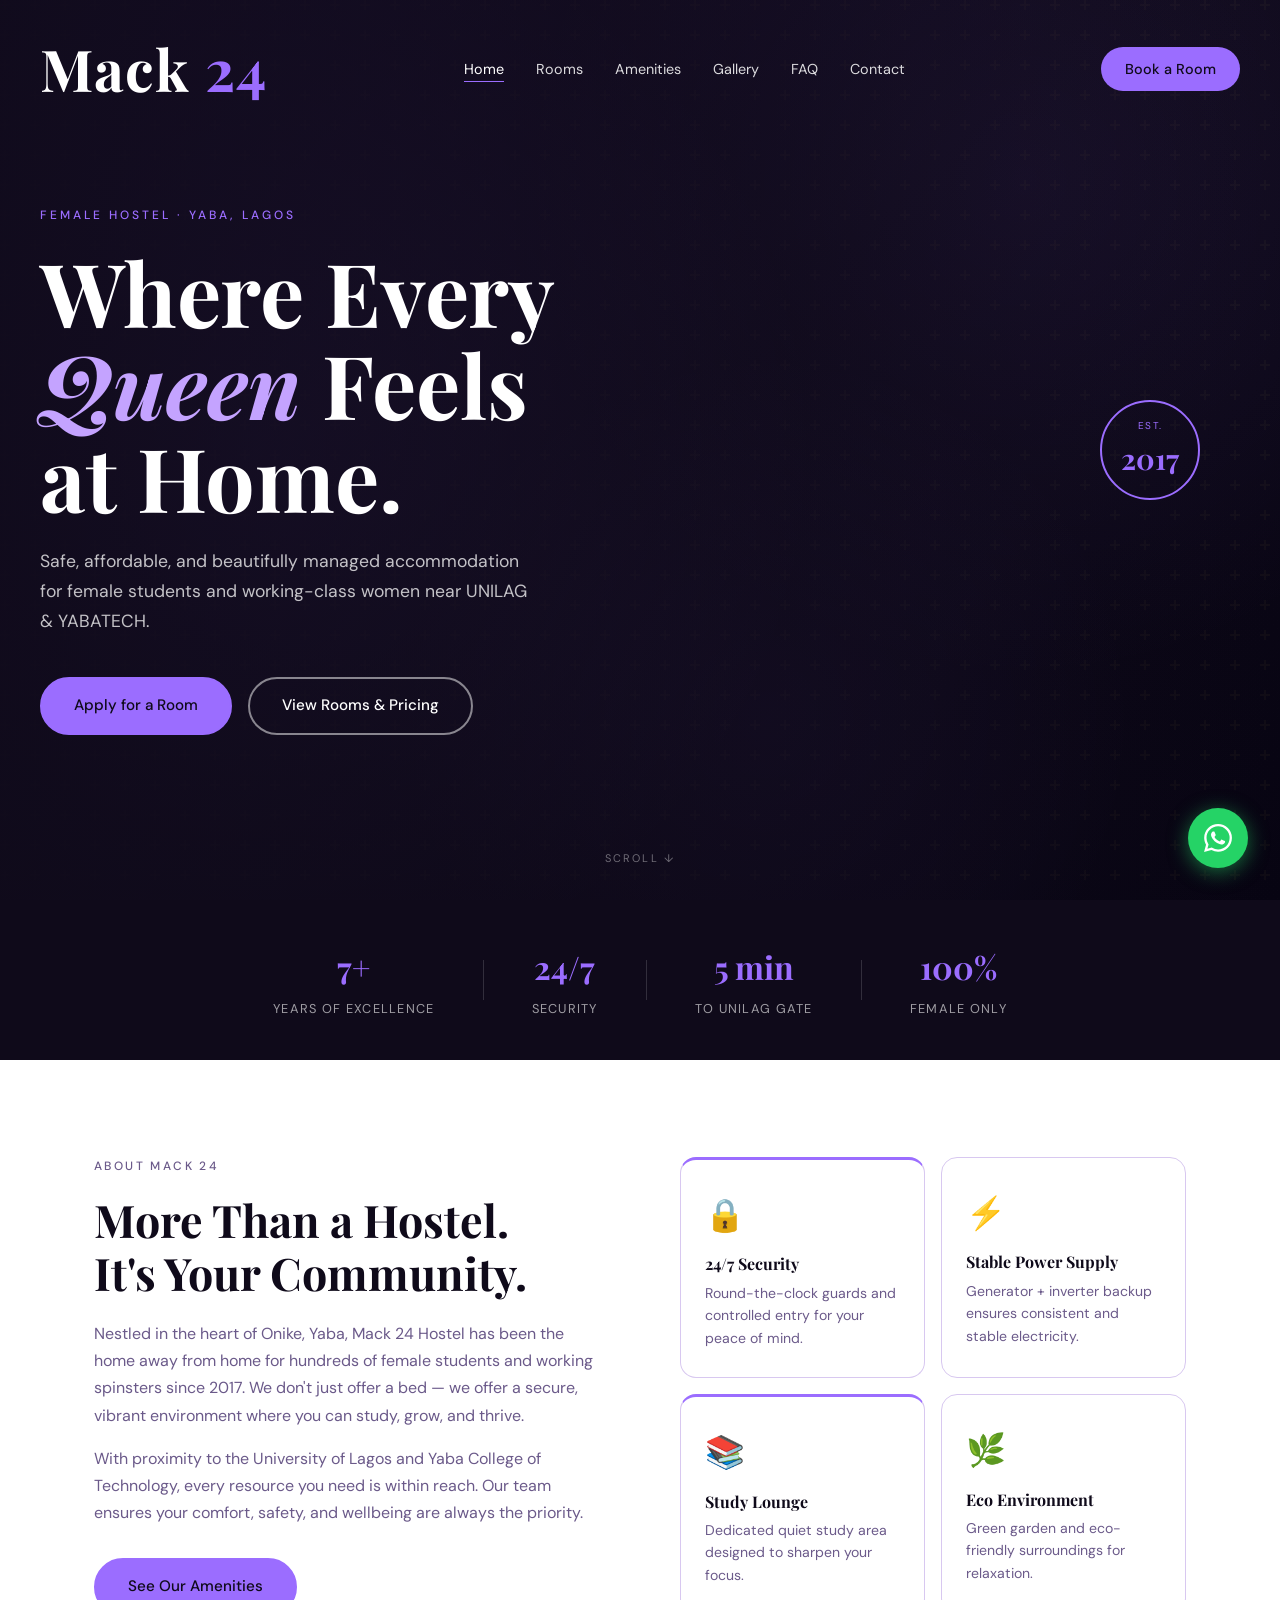
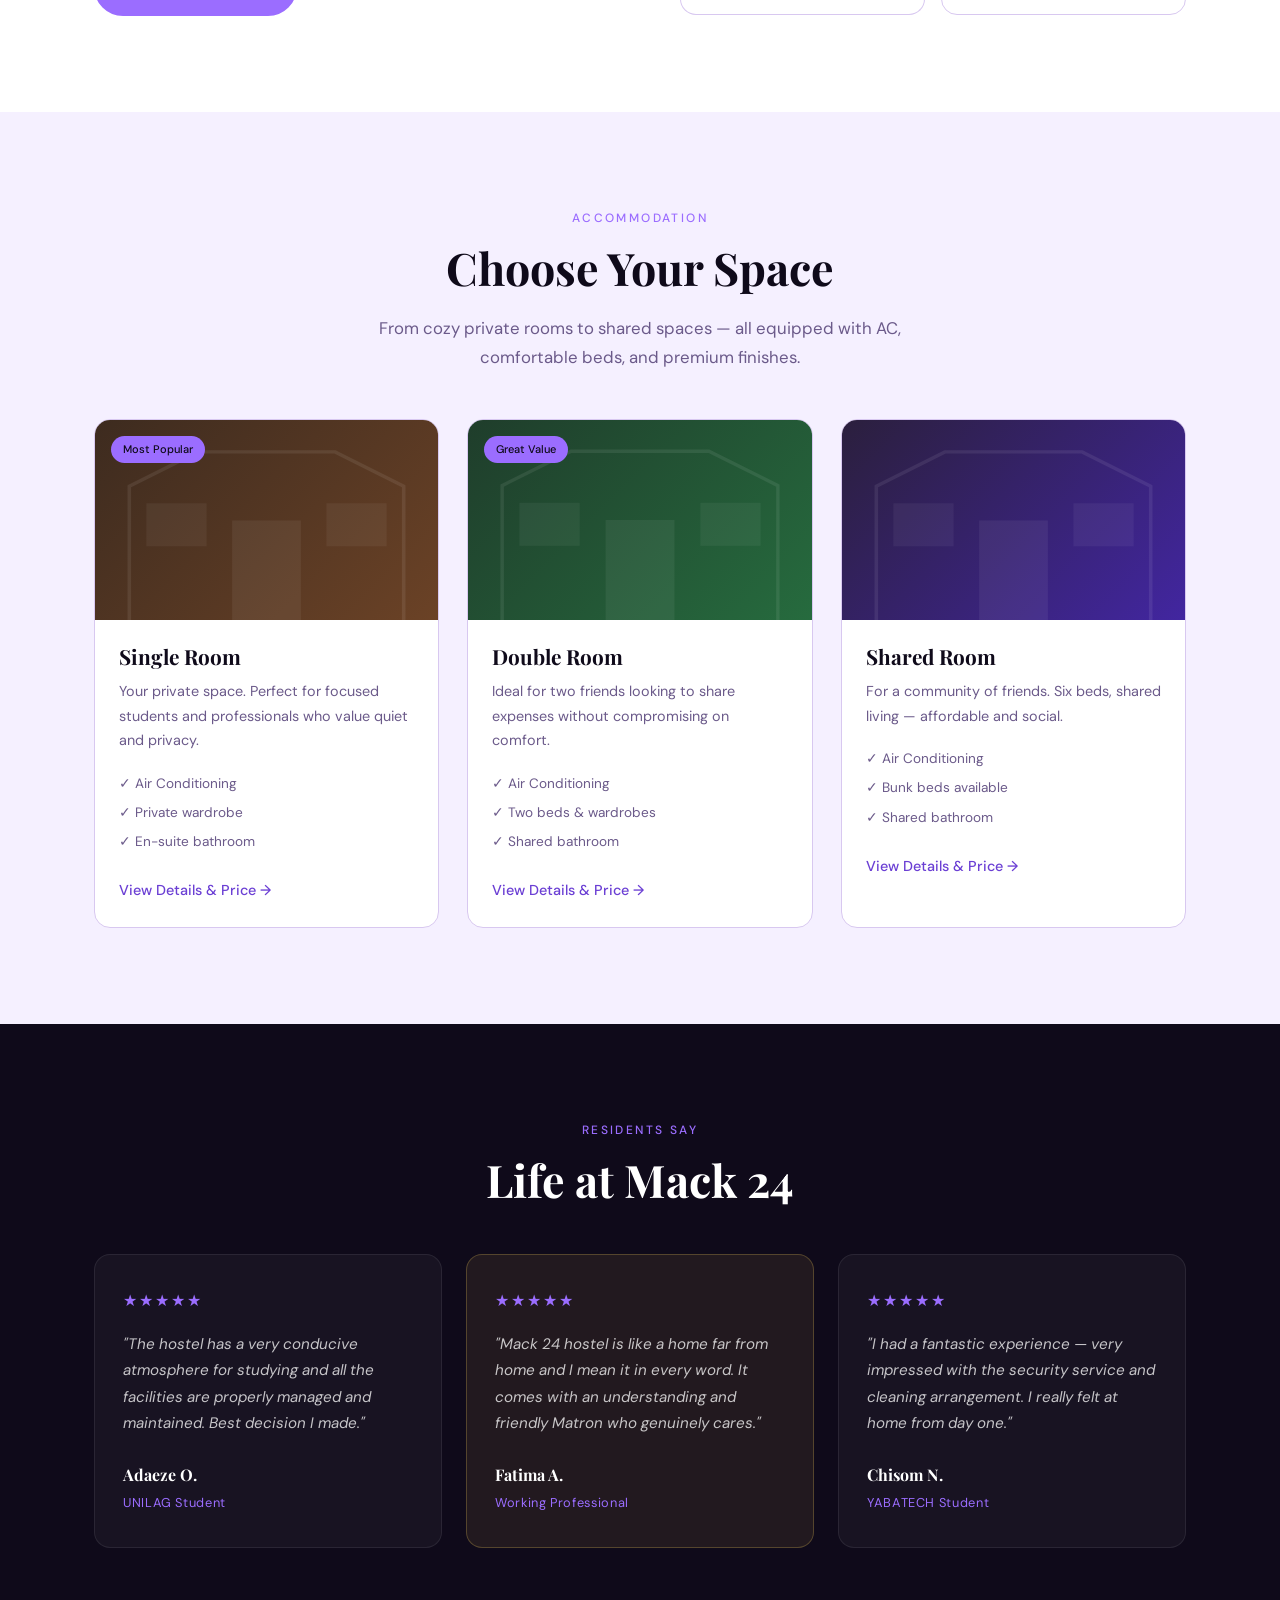
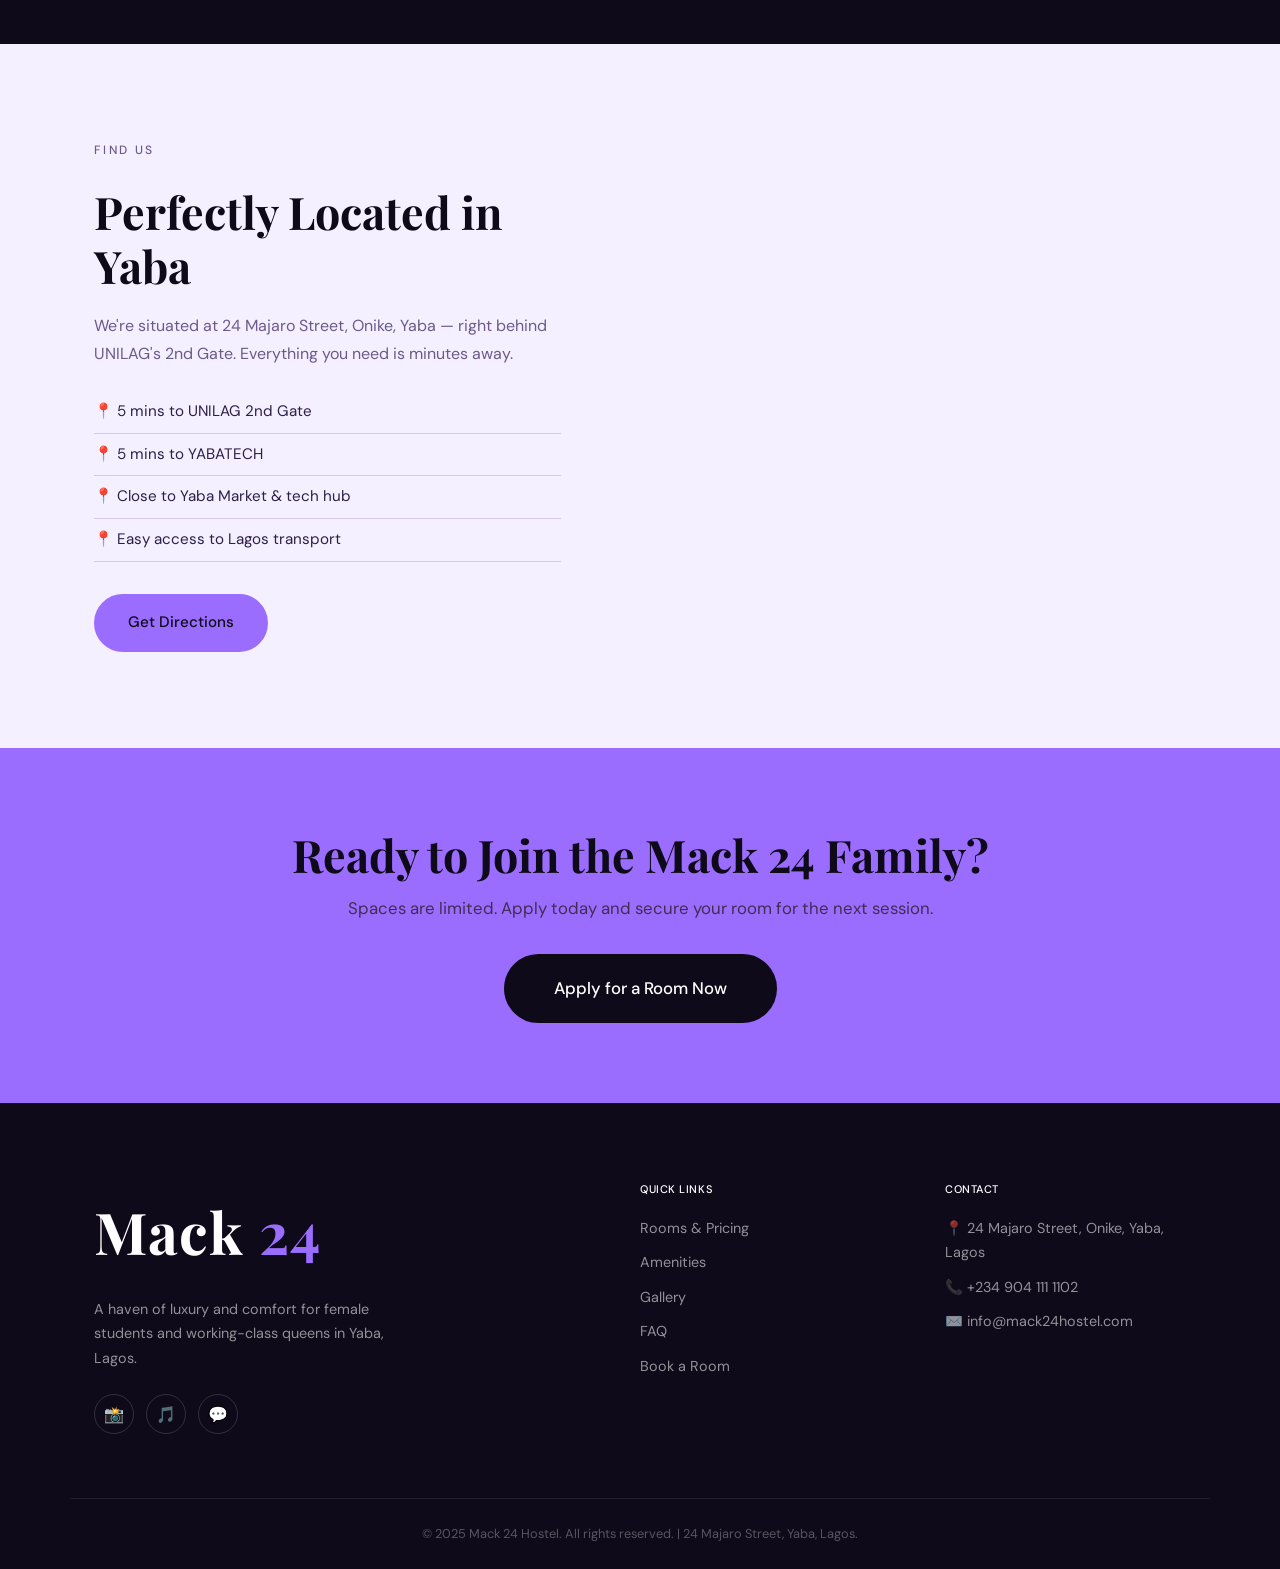
<file: index.html>
<!DOCTYPE html>
<html lang="en">
<head>
  <meta charset="UTF-8" />
  <meta name="viewport" content="width=device-width, initial-scale=1.0"/>
  <title>Mack 24 Hostel — Female Hostel in Yaba, Lagos</title>
  <meta name="description" content="Mack 24 Hostel is a luxurious female hostel in Yaba, Lagos — close to UNILAG and YABATECH. Comfort, security, and community for queens."/>
  <link rel="preconnect" href="https://fonts.googleapis.com"/>
  <link rel="preconnect" href="https://fonts.gstatic.com" crossorigin/>
  <link href="https://fonts.googleapis.com/css2?family=Playfair+Display:ital,wght@0,400;0,700;1,400&family=DM+Sans:wght@300;400;500&display=swap" rel="stylesheet"/>
  <link rel="stylesheet" href="css/style.css"/>
</head>
<body>

  <!-- NAV -->
  <nav class="navbar" id="navbar">
    <a href="index.html" class="nav-logo">Mack <span>24</span></a>
    <ul class="nav-links">
      <li><a href="index.html" class="active">Home</a></li>
      <li><a href="pages/rooms.html">Rooms</a></li>
      <li><a href="pages/amenities.html">Amenities</a></li>
      <li><a href="pages/gallery.html">Gallery</a></li>
      <li><a href="pages/faq.html">FAQ</a></li>
      <li><a href="pages/contact.html">Contact</a></li>
    </ul>
    <a href="pages/booking.html" class="btn-nav">Book a Room</a>
    <button class="nav-toggle" id="navToggle" aria-label="Toggle menu">
      <span></span><span></span><span></span>
    </button>
  </nav>

  <!-- HERO -->
  <section class="hero">
    <div class="hero-bg"></div>
    <div class="hero-overlay"></div>
    <div class="hero-content">
      <p class="hero-eyebrow">Female Hostel · Yaba, Lagos</p>
      <h1 class="hero-title">Where Every<br/><em>Queen</em> Feels<br/>at Home.</h1>
      <p class="hero-sub">Safe, affordable, and beautifully managed accommodation for female students and working-class women near UNILAG & YABATECH.</p>
      <div class="hero-cta">
        <a href="pages/booking.html" class="btn-primary">Apply for a Room</a>
        <a href="pages/rooms.html" class="btn-outline">View Rooms & Pricing</a>
      </div>
    </div>
    <div class="hero-badge">
      <span>Est.</span>
      <strong>2017</strong>
    </div>
    <div class="hero-scroll">Scroll ↓</div>
  </section>

  <!-- STATS -->
  <section class="stats-bar">
    <div class="stat"><strong>7+</strong><span>Years of Excellence</span></div>
    <div class="stat-divider"></div>
    <div class="stat"><strong>24/7</strong><span>Security</span></div>
    <div class="stat-divider"></div>
    <div class="stat"><strong>5 min</strong><span>to UNILAG Gate</span></div>
    <div class="stat-divider"></div>
    <div class="stat"><strong>100%</strong><span>Female Only</span></div>
  </section>

  <!-- INTRO -->
  <section class="intro section">
    <div class="container intro-grid">
      <div class="intro-text">
        <p class="section-label">About Mack 24</p>
        <h2>More Than a Hostel.<br/>It's Your Community.</h2>
        <p>Nestled in the heart of Onike, Yaba, Mack 24 Hostel has been the home away from home for hundreds of female students and working spinsters since 2017. We don't just offer a bed — we offer a secure, vibrant environment where you can study, grow, and thrive.</p>
        <p>With proximity to the University of Lagos and Yaba College of Technology, every resource you need is within reach. Our team ensures your comfort, safety, and wellbeing are always the priority.</p>
        <a href="pages/amenities.html" class="btn-primary">See Our Amenities</a>
      </div>
      <div class="intro-visual">
        <div class="intro-card card-1">
          <div class="card-icon">🔒</div>
          <h4>24/7 Security</h4>
          <p>Round-the-clock guards and controlled entry for your peace of mind.</p>
        </div>
        <div class="intro-card card-2">
          <div class="card-icon">⚡</div>
          <h4>Stable Power Supply</h4>
          <p>Generator + inverter backup ensures consistent and stable electricity.</p>
        </div>
        <div class="intro-card card-3">
          <div class="card-icon">📚</div>
          <h4>Study Lounge</h4>
          <p>Dedicated quiet study area designed to sharpen your focus.</p>
        </div>
        <div class="intro-card card-4">
          <div class="card-icon">🌿</div>
          <h4>Eco Environment</h4>
          <p>Green garden and eco-friendly surroundings for relaxation.</p>
        </div>
      </div>
    </div>
  </section>

  <!-- ROOMS PREVIEW -->
  <section class="rooms-preview section bg-light">
    <div class="container">
      <p class="section-label center">Accommodation</p>
      <h2 class="center">Choose Your Space</h2>
      <p class="section-sub center">From cozy private rooms to shared spaces — all equipped with AC, comfortable beds, and premium finishes.</p>
      <div class="rooms-grid">
        <div class="room-card">
          <div class="room-thumb room-single">
            <div class="room-tag">Most Popular</div>
          </div>
          <div class="room-info">
            <h3>Single Room</h3>
            <p>Your private space. Perfect for focused students and professionals who value quiet and privacy.</p>
            <ul class="room-features">
              <li>✓ Air Conditioning</li>
              <li>✓ Private wardrobe</li>
              <li>✓ En-suite bathroom</li>
            </ul>
            <a href="pages/rooms.html" class="btn-outline-sm">View Details & Price →</a>
          </div>
        </div>
        <div class="room-card">
          <div class="room-thumb room-double">
            <div class="room-tag">Great Value</div>
          </div>
          <div class="room-info">
            <h3>Double Room</h3>
            <p>Ideal for two friends looking to share expenses without compromising on comfort.</p>
            <ul class="room-features">
              <li>✓ Air Conditioning</li>
              <li>✓ Two beds & wardrobes</li>
              <li>✓ Shared bathroom</li>
            </ul>
            <a href="pages/rooms.html" class="btn-outline-sm">View Details & Price →</a>
          </div>
        </div>
        <div class="room-card">
          <div class="room-thumb room-shared">
          </div>
          <div class="room-info">
            <h3>Shared Room</h3>
            <p>For a community of friends. Six beds, shared living — affordable and social.</p>
            <ul class="room-features">
              <li>✓ Air Conditioning</li>
              <li>✓ Bunk beds available</li>
              <li>✓ Shared bathroom</li>
            </ul>
            <a href="pages/rooms.html" class="btn-outline-sm">View Details & Price →</a>
          </div>
        </div>
      </div>
    </div>
  </section>

  <!-- TESTIMONIALS -->
  <section class="testimonials section">
    <div class="container">
      <p class="section-label center">Residents Say</p>
      <h2 class="center">Life at Mack 24</h2>
      <div class="testimonials-grid">
        <div class="testi-card">
          <div class="testi-stars">★★★★★</div>
          <p>"The hostel has a very conducive atmosphere for studying and all the facilities are properly managed and maintained. Best decision I made."</p>
          <div class="testi-author"><strong>Adaeze O.</strong> <span>UNILAG Student</span></div>
        </div>
        <div class="testi-card featured">
          <div class="testi-stars">★★★★★</div>
          <p>"Mack 24 hostel is like a home far from home and I mean it in every word. It comes with an understanding and friendly Matron who genuinely cares."</p>
          <div class="testi-author"><strong>Fatima A.</strong> <span>Working Professional</span></div>
        </div>
        <div class="testi-card">
          <div class="testi-stars">★★★★★</div>
          <p>"I had a fantastic experience — very impressed with the security service and cleaning arrangement. I really felt at home from day one."</p>
          <div class="testi-author"><strong>Chisom N.</strong> <span>YABATECH Student</span></div>
        </div>
      </div>
    </div>
  </section>

  <!-- LOCATION -->
  <section class="location section bg-light">
    <div class="container location-grid">
      <div class="location-text">
        <p class="section-label">Find Us</p>
        <h2>Perfectly Located in Yaba</h2>
        <p>We're situated at 24 Majaro Street, Onike, Yaba — right behind UNILAG's 2nd Gate. Everything you need is minutes away.</p>
        <ul class="location-list">
          <li>📍 5 mins to UNILAG 2nd Gate</li>
          <li>📍 5 mins to YABATECH</li>
          <li>📍 Close to Yaba Market & tech hub</li>
          <li>📍 Easy access to Lagos transport</li>
        </ul>
        <a href="pages/contact.html" class="btn-primary">Get Directions</a>
      </div>
      <div class="map-container">
        <iframe
          src="https://www.google.com/maps/embed?pb=!1m18!1m12!1m3!1d3963.3523088585286!2d3.3761!3d6.5244!2m3!1f0!2f0!3f0!3m2!1i1024!2i768!4f13.1!3m3!1m2!1s0x0%3A0x0!2s24+Majaro+Street%2C+Onike%2C+Yaba%2C+Lagos!5e0!3m2!1sen!2sng!4v1620000000000!5m2!1sen!2sng"
          width="100%" height="380" style="border:0; border-radius:16px;" allowfullscreen="" loading="lazy"
          referrerpolicy="no-referrer-when-downgrade" title="Mack 24 Hostel Location">
        </iframe>
      </div>
    </div>
  </section>

  <!-- CTA BANNER -->
  <section class="cta-banner">
    <div class="container">
      <h2>Ready to Join the Mack 24 Family?</h2>
      <p>Spaces are limited. Apply today and secure your room for the next session.</p>
      <a href="pages/booking.html" class="btn-primary btn-large">Apply for a Room Now</a>
    </div>
  </section>

  
  <!-- FOOTER -->
  <footer class="footer">
    <div class="container footer-grid">
      <div class="footer-brand">
        <a href="index.html" class="nav-logo">Mack <span>24</span></a>
        <p>A haven of luxury and comfort for female students and working-class queens in Yaba, Lagos.</p>
        <div class="footer-socials">
          <a href="#" aria-label="Instagram">📸</a>
          <a href="#" aria-label="TikTok">🎵</a>
          <a href="https://wa.me/2348023012003" aria-label="WhatsApp">💬</a>
        </div>
      </div>
      <div class="footer-col">
        <h4>Quick Links</h4>
        <ul>
          <li><a href="pages/rooms.html">Rooms & Pricing</a></li>
          <li><a href="pages/amenities.html">Amenities</a></li>
          <li><a href="pages/gallery.html">Gallery</a></li>
          <li><a href="pages/faq.html">FAQ</a></li>
          <li><a href="pages/booking.html">Book a Room</a></li>
        </ul>
      </div>
      <div class="footer-col">
        <h4>Contact</h4>
        <ul>
          <li>📍 24 Majaro Street, Onike, Yaba, Lagos</li>
          <li>📞 <a href="tel:+2349041111102">+234 904 111 1102</a></li>
          <li>✉️ <a href="mailto:info@mack24hostel.com">info@mack24hostel.com</a></li>
        </ul>
      </div>
    </div>
    <div class="footer-bottom">
      <p>© 2025 Mack 24 Hostel. All rights reserved. | 24 Majaro Street, Yaba, Lagos.</p>
    </div>
  </footer>

  <!-- WHATSAPP FLOAT -->
  <a href="https://wa.me/2348023012003?text=Hello!%20I%20am%20interested%20in%20a%20room%20at%20Mack%2024%20Hostel." class="whatsapp-float" target="_blank" rel="noopener" aria-label="Chat on WhatsApp">
    <svg viewBox="0 0 24 24" fill="white" width="28" height="28"><path d="M17.472 14.382c-.297-.149-1.758-.867-2.03-.967-.273-.099-.471-.148-.67.15-.197.297-.767.966-.94 1.164-.173.199-.347.223-.644.075-.297-.15-1.255-.463-2.39-1.475-.883-.788-1.48-1.761-1.653-2.059-.173-.297-.018-.458.13-.606.134-.133.298-.347.446-.52.149-.174.198-.298.298-.497.099-.198.05-.371-.025-.52-.075-.149-.669-1.612-.916-2.207-.242-.579-.487-.5-.669-.51-.173-.008-.371-.01-.57-.01-.198 0-.52.074-.792.372-.272.297-1.04 1.016-1.04 2.479 0 1.462 1.065 2.875 1.213 3.074.149.198 2.096 3.2 5.077 4.487.709.306 1.262.489 1.694.625.712.227 1.36.195 1.871.118.571-.085 1.758-.719 2.006-1.413.248-.694.248-1.289.173-1.413-.074-.124-.272-.198-.57-.347m-5.421 7.403h-.004a9.87 9.87 0 01-5.031-1.378l-.361-.214-3.741.982.998-3.648-.235-.374a9.86 9.86 0 01-1.51-5.26c.001-5.45 4.436-9.884 9.888-9.884 2.64 0 5.122 1.03 6.988 2.898a9.825 9.825 0 012.893 6.994c-.003 5.45-4.437 9.884-9.885 9.884m8.413-18.297A11.815 11.815 0 0012.05 0C5.495 0 .16 5.335.157 11.892c0 2.096.547 4.142 1.588 5.945L.057 24l6.305-1.654a11.882 11.882 0 005.683 1.448h.005c6.554 0 11.89-5.335 11.893-11.893a11.821 11.821 0 00-3.48-8.413Z"/></svg>
  </a>

  <script src="js/main.js"></script>
</body>
</html>
</file>
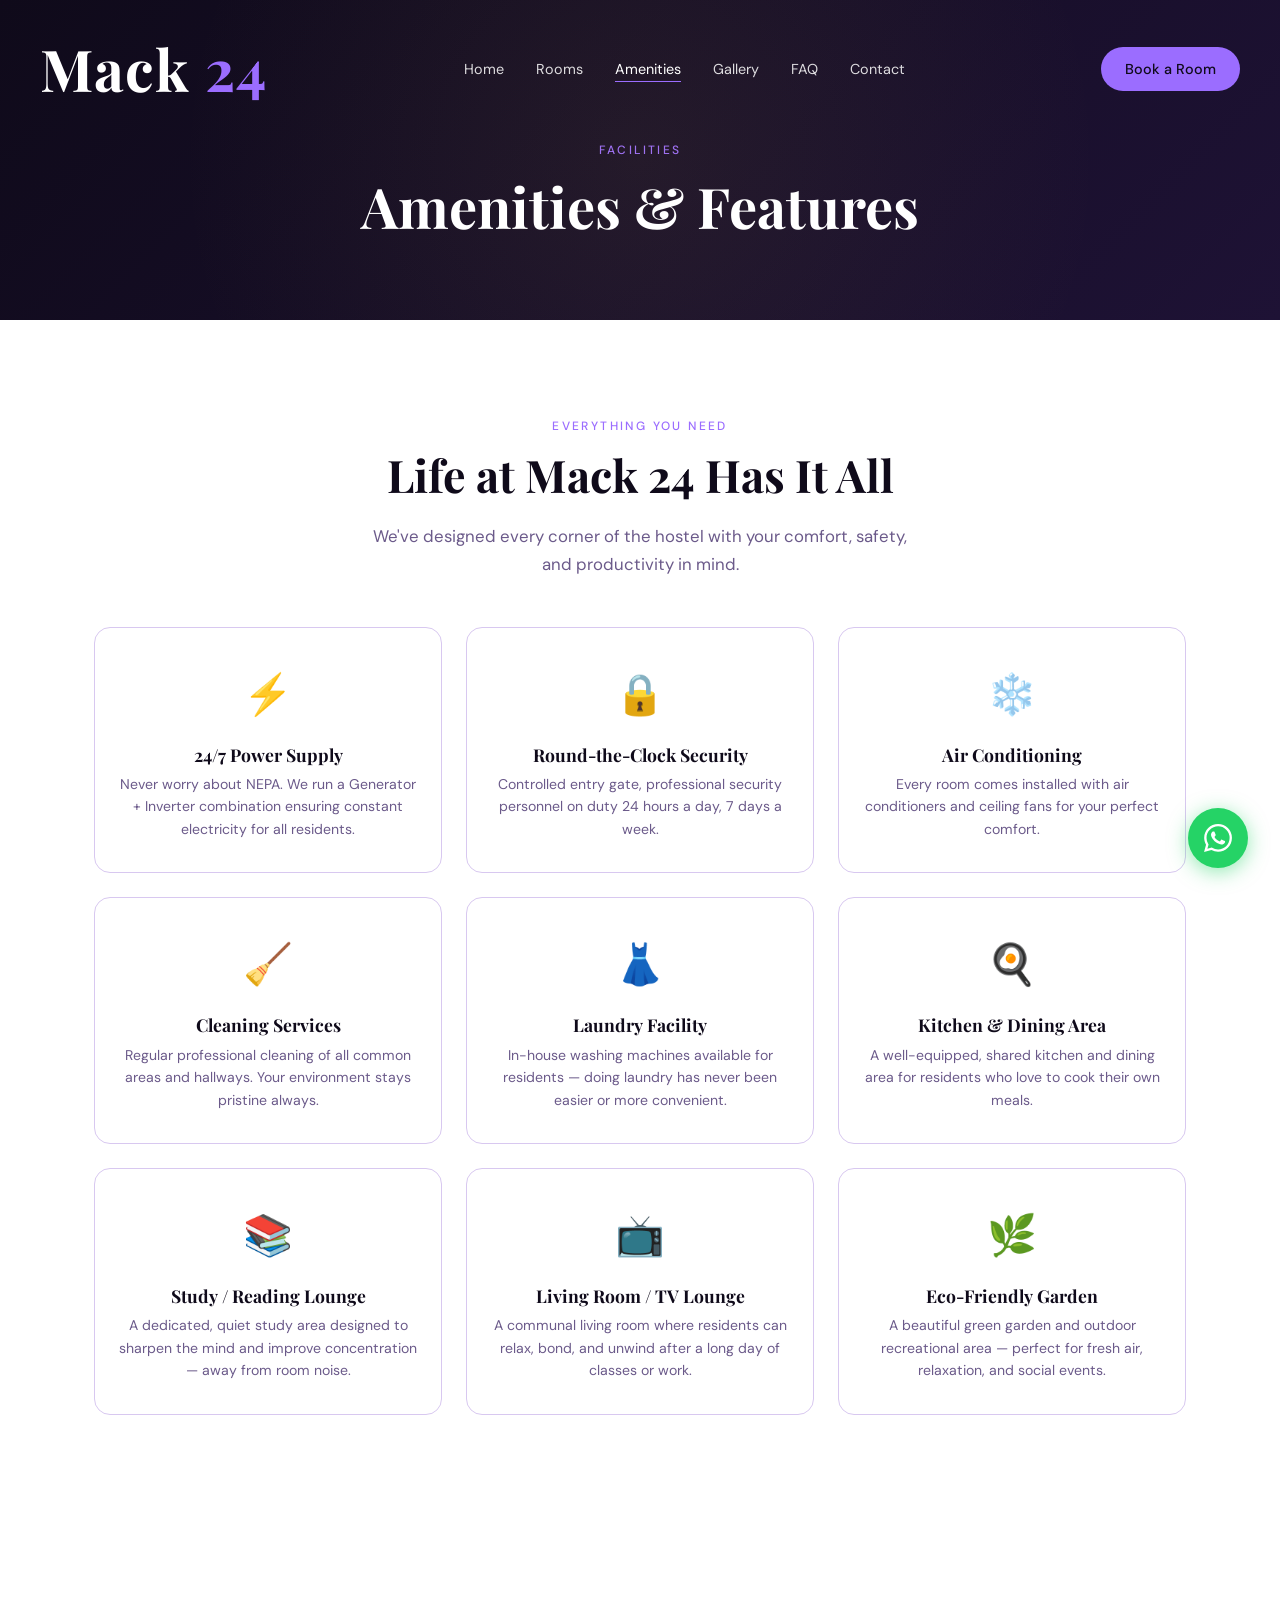
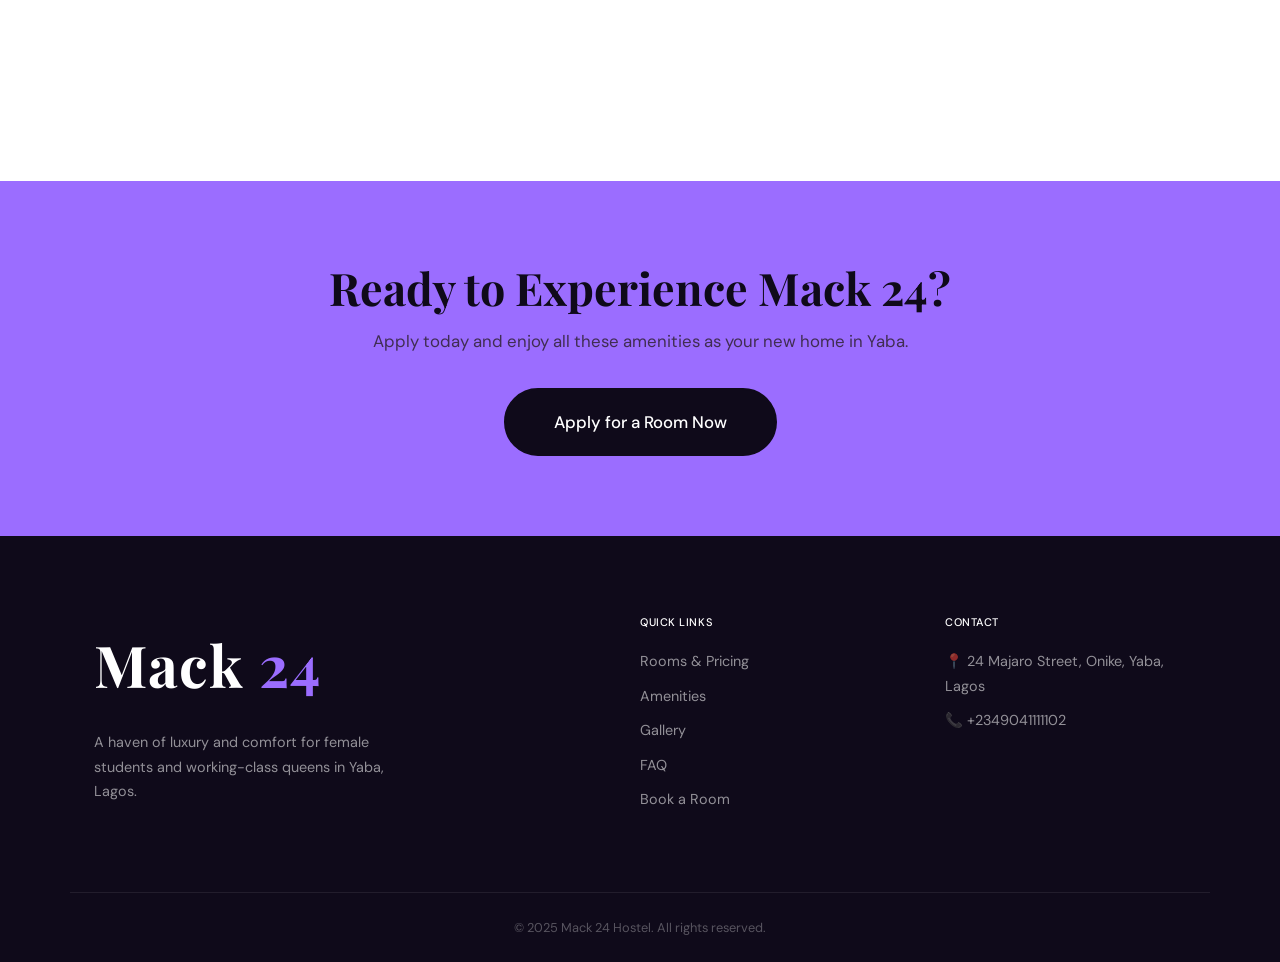
<file: pages/amenities.html>
<!DOCTYPE html>
<html lang="en">
<head>
  <meta charset="UTF-8"/>
  <meta name="viewport" content="width=device-width, initial-scale=1.0"/>
  <title>Amenities — Mack 24 Hostel</title>
  <link rel="preconnect" href="https://fonts.googleapis.com"/>
  <link rel="preconnect" href="https://fonts.gstatic.com" crossorigin/>
  <link href="https://fonts.googleapis.com/css2?family=Playfair+Display:ital,wght@0,400;0,700;1,400&family=DM+Sans:wght@300;400;500&display=swap" rel="stylesheet"/>
  <link rel="stylesheet" href="../css/style.css"/>
  <style>
    .amenities-grid { display: grid; grid-template-columns: repeat(3,1fr); gap: 24px; margin-top: 48px; }
    .amenity-item {
      background: var(--white); border: 1px solid var(--border);
      border-radius: var(--radius); padding: 32px 24px;
      transition: var(--transition); text-align: center;
    }
    .amenity-item:hover { transform: translateY(-4px); box-shadow: var(--shadow); border-color: var(--gold); }
    .amenity-icon { font-size: 2.5rem; margin-bottom: 16px; display: block; }
    .amenity-item h3 { font-size: 1.1rem; margin-bottom: 8px; }
    .amenity-item p { font-size: 0.88rem; color: var(--text-light); line-height: 1.6; }
    @media(max-width:900px){ .amenities-grid{ grid-template-columns:repeat(2,1fr); } }
    @media(max-width:500px){ .amenities-grid{ grid-template-columns:1fr; } }
  </style>
</head>
<body>
  <nav class="navbar" id="navbar">
    <a href="../index.html" class="nav-logo">Mack <span>24</span></a>
    <ul class="nav-links">
      <li><a href="../index.html">Home</a></li>
      <li><a href="rooms.html">Rooms</a></li>
      <li><a href="amenities.html" class="active">Amenities</a></li>
      <li><a href="gallery.html">Gallery</a></li>
      <li><a href="faq.html">FAQ</a></li>
      <li><a href="contact.html">Contact</a></li>
    </ul>
    <a href="booking.html" class="btn-nav">Book a Room</a>
    <button class="nav-toggle" id="navToggle" aria-label="Toggle menu"><span></span><span></span><span></span></button>
  </nav>

  <div class="page-hero">
    <p class="section-label">Facilities</p>
    <h1>Amenities & Features</h1>
  </div>

  <section class="section">
    <div class="container">
      <p class="section-label center">Everything You Need</p>
      <h2 class="center">Life at Mack 24 Has It All</h2>
      <p class="section-sub center">We've designed every corner of the hostel with your comfort, safety, and productivity in mind.</p>

      <div class="amenities-grid">
        <div class="amenity-item">
          <span class="amenity-icon">⚡</span>
          <h3>24/7 Power Supply</h3>
          <p>Never worry about NEPA. We run a Generator + Inverter combination ensuring constant electricity for all residents.</p>
        </div>
        <div class="amenity-item">
          <span class="amenity-icon">🔒</span>
          <h3>Round-the-Clock Security</h3>
          <p>Controlled entry gate, professional security personnel on duty 24 hours a day, 7 days a week.</p>
        </div>
        <div class="amenity-item">
          <span class="amenity-icon">❄️</span>
          <h3>Air Conditioning</h3>
          <p>Every room comes installed with air conditioners and ceiling fans for your perfect comfort.</p>
        </div>
        <div class="amenity-item">
          <span class="amenity-icon">🧹</span>
          <h3>Cleaning Services</h3>
          <p>Regular professional cleaning of all common areas and hallways. Your environment stays pristine always.</p>
        </div>
        <div class="amenity-item">
          <span class="amenity-icon">👗</span>
          <h3>Laundry Facility</h3>
          <p>In-house washing machines available for residents — doing laundry has never been easier or more convenient.</p>
        </div>
        <div class="amenity-item">
          <span class="amenity-icon">🍳</span>
          <h3>Kitchen & Dining Area</h3>
          <p>A well-equipped, shared kitchen and dining area for residents who love to cook their own meals.</p>
        </div>
        <div class="amenity-item">
          <span class="amenity-icon">📚</span>
          <h3>Study / Reading Lounge</h3>
          <p>A dedicated, quiet study area designed to sharpen the mind and improve concentration — away from room noise.</p>
        </div>
        <div class="amenity-item">
          <span class="amenity-icon">📺</span>
          <h3>Living Room / TV Lounge</h3>
          <p>A communal living room where residents can relax, bond, and unwind after a long day of classes or work.</p>
        </div>
        <div class="amenity-item">
          <span class="amenity-icon">🌿</span>
          <h3>Eco-Friendly Garden</h3>
          <p>A beautiful green garden and outdoor recreational area — perfect for fresh air, relaxation, and social events.</p>
        </div>
        <div class="amenity-item">
          <span class="amenity-icon">🔥</span>
          <h3>Fire Safety Measures</h3>
          <p>Fully equipped fire prevention and suppression systems installed throughout the premises for your safety.</p>
        </div>
        <div class="amenity-item">
          <span class="amenity-icon">🏋️</span>
          <h3>Gym & Fitness Area</h3>
          <p>Stay active with our in-house gym facilities — no need for an external gym subscription.</p>
        </div>
        <div class="amenity-item">
          <span class="amenity-icon">🌐</span>
          <h3>Internet Access</h3>
          <p>Ask us about internet/Wi-Fi availability for your room to support your studies and remote work needs.</p>
        </div>
      </div>
    </div>
  </section>

  <section class="cta-banner">
    <div class="container">
      <h2>Ready to Experience Mack 24?</h2>
      <p>Apply today and enjoy all these amenities as your new home in Yaba.</p>
      <a href="booking.html" class="btn-primary btn-large">Apply for a Room Now</a>
    </div>
  </section>

  <footer class="footer">
    <div class="container footer-grid">
      <div class="footer-brand">
        <a href="../index.html" class="nav-logo">Mack <span>24</span></a>
        <p>A haven of luxury and comfort for female students and working-class queens in Yaba, Lagos.</p>
      </div>
      <div class="footer-col">
        <h4>Quick Links</h4>
        <ul>
          <li><a href="rooms.html">Rooms & Pricing</a></li>
          <li><a href="amenities.html">Amenities</a></li>
          <li><a href="gallery.html">Gallery</a></li>
          <li><a href="faq.html">FAQ</a></li>
          <li><a href="booking.html">Book a Room</a></li>
        </ul>
      </div>
      <div class="footer-col">
        <h4>Contact</h4>
        <ul>
          <li>📍 24 Majaro Street, Onike, Yaba, Lagos</li>
          <li>📞 <a href="tel:+2349041111102">+2349041111102</a></li>
        </ul>
      </div>
    </div>
    <div class="footer-bottom"><p>© 2025 Mack 24 Hostel. All rights reserved.</p></div>
  </footer>

  <a href="https://wa.me/2348023012003" class="whatsapp-float" target="_blank" rel="noopener" aria-label="WhatsApp">
    <svg viewBox="0 0 24 24" fill="white" width="28" height="28"><path d="M17.472 14.382c-.297-.149-1.758-.867-2.03-.967-.273-.099-.471-.148-.67.15-.197.297-.767.966-.94 1.164-.173.199-.347.223-.644.075-.297-.15-1.255-.463-2.39-1.475-.883-.788-1.48-1.761-1.653-2.059-.173-.297-.018-.458.13-.606.134-.133.298-.347.446-.52.149-.174.198-.298.298-.497.099-.198.05-.371-.025-.52-.075-.149-.669-1.612-.916-2.207-.242-.579-.487-.5-.669-.51-.173-.008-.371-.01-.57-.01-.198 0-.52.074-.792.372-.272.297-1.04 1.016-1.04 2.479 0 1.462 1.065 2.875 1.213 3.074.149.198 2.096 3.2 5.077 4.487.709.306 1.262.489 1.694.625.712.227 1.36.195 1.871.118.571-.085 1.758-.719 2.006-1.413.248-.694.248-1.289.173-1.413-.074-.124-.272-.198-.57-.347m-5.421 7.403h-.004a9.87 9.87 0 01-5.031-1.378l-.361-.214-3.741.982.998-3.648-.235-.374a9.86 9.86 0 01-1.51-5.26c.001-5.45 4.436-9.884 9.888-9.884 2.64 0 5.122 1.03 6.988 2.898a9.825 9.825 0 012.893 6.994c-.003 5.45-4.437 9.884-9.885 9.884m8.413-18.297A11.815 11.815 0 0012.05 0C5.495 0 .16 5.335.157 11.892c0 2.096.547 4.142 1.588 5.945L.057 24l6.305-1.654a11.882 11.882 0 005.683 1.448h.005c6.554 0 11.89-5.335 11.893-11.893a11.821 11.821 0 00-3.48-8.413Z"/></svg>
  </a>
  <script src="../js/main.js"></script>
</body>
</html>
</file>
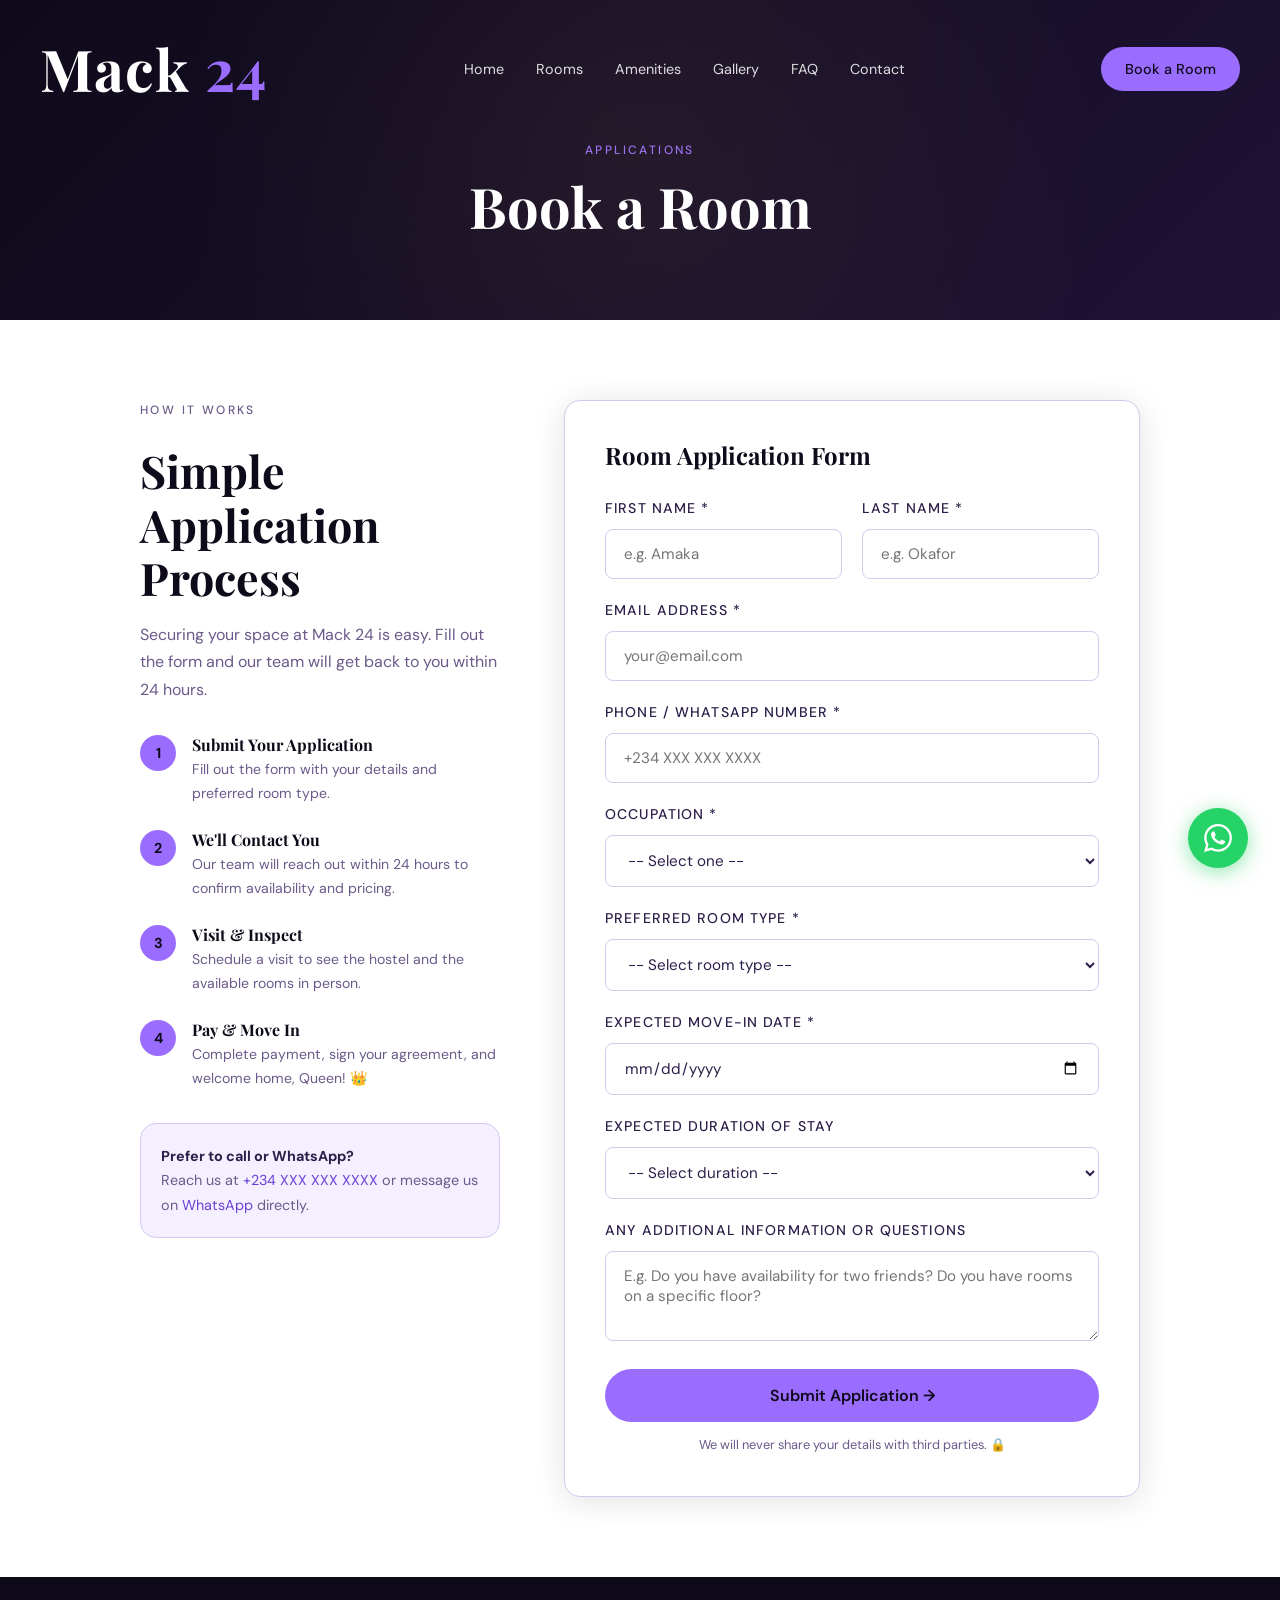
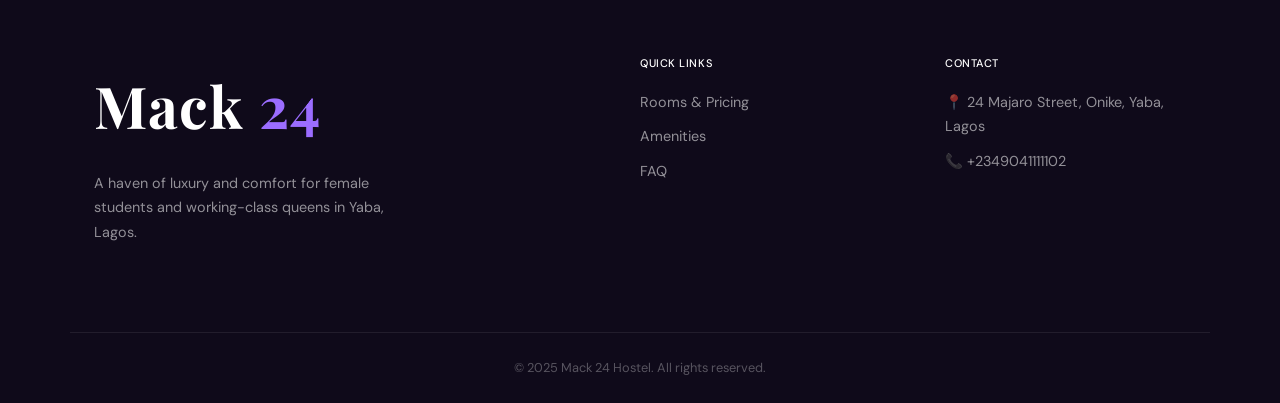
<file: pages/booking.html>
<!DOCTYPE html>
<html lang="en">
<head>
  <meta charset="UTF-8"/>
  <meta name="viewport" content="width=device-width, initial-scale=1.0"/>
  <title>Book a Room — Mack 24 Hostel</title>
  <link rel="preconnect" href="https://fonts.googleapis.com"/>
  <link rel="preconnect" href="https://fonts.gstatic.com" crossorigin/>
  <link href="https://fonts.googleapis.com/css2?family=Playfair+Display:ital,wght@0,400;0,700;1,400&family=DM+Sans:wght@300;400;500&display=swap" rel="stylesheet"/>
  <link rel="stylesheet" href="../css/style.css"/>
  <style>
    .booking-section { padding: 80px 0; }
    .booking-wrapper {
      display: grid;
      grid-template-columns: 1fr 1.6fr;
      gap: 64px;
      align-items: start;
      max-width: 1000px;
      margin: 0 auto;
    }
    .booking-info h2 { margin-bottom: 16px; }
    .booking-info p { color: var(--text-light); margin-bottom: 24px; }
    .info-steps { margin-top: 32px; }
    .step { display: flex; gap: 16px; margin-bottom: 24px; align-items: flex-start; }
    .step-num {
      width: 36px; height: 36px; border-radius: 50%;
      background: var(--gold); color: var(--dark);
      font-weight: 700; font-size: 0.9rem;
      display: flex; align-items: center; justify-content: center;
      flex-shrink: 0;
    }
    .step-text h4 { font-size: 1rem; margin-bottom: 4px; }
    .step-text p { font-size: 0.88rem; color: var(--text-light); margin: 0; }

    .booking-form-card {
      background: var(--white);
      border: 1.5px solid var(--border);
      border-radius: var(--radius);
      padding: 40px;
      box-shadow: var(--shadow);
    }
    .booking-form-card h3 { margin-bottom: 28px; font-size: 1.5rem; }
    .btn-submit {
      width: 100%;
      background: var(--gold);
      color: var(--dark);
      font-weight: 600;
      font-size: 1rem;
      padding: 16px;
      border: none;
      border-radius: 50px;
      cursor: pointer;
      transition: var(--transition);
      font-family: 'DM Sans', sans-serif;
    }
    .btn-submit:hover { background: var(--gold-dark); transform: translateY(-2px); }
    .btn-submit:disabled { opacity: 0.7; cursor: not-allowed; }
    .form-note { font-size: 0.8rem; color: var(--text-light); text-align: center; margin-top: 12px; }
    @media(max-width:900px){ .booking-wrapper{ grid-template-columns:1fr; } }
  </style>
</head>
<body>
  <nav class="navbar" id="navbar">
    <a href="../index.html" class="nav-logo">Mack <span>24</span></a>
    <ul class="nav-links">
      <li><a href="../index.html">Home</a></li>
      <li><a href="rooms.html">Rooms</a></li>
      <li><a href="amenities.html">Amenities</a></li>
      <li><a href="gallery.html">Gallery</a></li>
      <li><a href="faq.html">FAQ</a></li>
      <li><a href="contact.html">Contact</a></li>
    </ul>
    <a href="booking.html" class="btn-nav">Book a Room</a>
    <button class="nav-toggle" id="navToggle" aria-label="Toggle menu"><span></span><span></span><span></span></button>
  </nav>

  <div class="page-hero">
    <p class="section-label">Applications</p>
    <h1>Book a Room</h1>
  </div>

  <section class="booking-section">
    <div class="container">
      <div class="booking-wrapper">
        <div class="booking-info">
          <p class="section-label">How It Works</p>
          <h2>Simple Application Process</h2>
          <p>Securing your space at Mack 24 is easy. Fill out the form and our team will get back to you within 24 hours.</p>
          <div class="info-steps">
            <div class="step">
              <div class="step-num">1</div>
              <div class="step-text">
                <h4>Submit Your Application</h4>
                <p>Fill out the form with your details and preferred room type.</p>
              </div>
            </div>
            <div class="step">
              <div class="step-num">2</div>
              <div class="step-text">
                <h4>We'll Contact You</h4>
                <p>Our team will reach out within 24 hours to confirm availability and pricing.</p>
              </div>
            </div>
            <div class="step">
              <div class="step-num">3</div>
              <div class="step-text">
                <h4>Visit & Inspect</h4>
                <p>Schedule a visit to see the hostel and the available rooms in person.</p>
              </div>
            </div>
            <div class="step">
              <div class="step-num">4</div>
              <div class="step-text">
                <h4>Pay & Move In</h4>
                <p>Complete payment, sign your agreement, and welcome home, Queen! 👑</p>
              </div>
            </div>
          </div>
          <div style="margin-top:32px; padding:20px; background:var(--cream); border-radius:var(--radius); border:1px solid var(--border);">
            <p style="font-size:0.9rem; color:var(--text-light); margin:0;"><strong style="color:var(--text);">Prefer to call or WhatsApp?</strong><br/>Reach us at <a href="tel:+2349041111102" style="color:var(--gold-dark);">+234 XXX XXX XXXX</a> or message us on <a href="https://wa.me/2348023012003" style="color:var(--gold-dark);" target="_blank">WhatsApp</a> directly.</p>
          </div>
        </div>

        <div class="booking-form-card">
          <h3>Room Application Form</h3>
          <form id="bookingForm">
            <div class="form-grid">
              <div class="form-group">
                <label for="firstName">First Name *</label>
                <input type="text" id="firstName" name="firstName" required placeholder="e.g. Amaka"/>
              </div>
              <div class="form-group">
                <label for="lastName">Last Name *</label>
                <input type="text" id="lastName" name="lastName" required placeholder="e.g. Okafor"/>
              </div>
            </div>
            <div class="form-group">
              <label for="email">Email Address *</label>
              <input type="email" id="email" name="email" required placeholder="your@email.com"/>
            </div>
            <div class="form-group">
              <label for="phone">Phone / WhatsApp Number *</label>
              <input type="tel" id="phone" name="phone" required placeholder="+234 XXX XXX XXXX"/>
            </div>
            <div class="form-group">
              <label for="occupation">Occupation *</label>
              <select id="occupation" name="occupation" required>
                <option value="">-- Select one --</option>
                <option>Student (UNILAG)</option>
                <option>Student (YABATECH)</option>
                <option>Student (Other)</option>
                <option>Working Professional</option>
                <option>NYSC Member</option>
                <option>Other</option>
              </select>
            </div>
            <div class="form-group">
              <label for="roomType">Preferred Room Type *</label>
              <select id="roomType" name="roomType" required>
                <option value="">-- Select room type --</option>
                <option>Single Room</option>
                <option>Double Room (shared with 1 person)</option>
                <option>Shared Room (up to 6 people)</option>
                <option>No preference — show me options</option>
              </select>
            </div>
            <div class="form-group">
              <label for="moveIn">Expected Move-in Date *</label>
              <input type="date" id="moveIn" name="moveIn" required/>
            </div>
            <div class="form-group">
              <label for="duration">Expected Duration of Stay</label>
              <select id="duration" name="duration">
                <option value="">-- Select duration --</option>
                <option>1 semester (approx. 6 months)</option>
                <option>1 academic year</option>
                <option>Indefinite / Working class</option>
                <option>Short stay (less than 3 months)</option>
              </select>
            </div>
            <div class="form-group">
              <label for="message">Any Additional Information or Questions</label>
              <textarea id="message" name="message" rows="3" placeholder="E.g. Do you have availability for two friends? Do you have rooms on a specific floor?"></textarea>
            </div>
            <button type="submit" class="btn-submit">Submit Application →</button>
            <p class="form-note">We will never share your details with third parties. 🔒</p>
          </form>
        </div>
      </div>
    </div>
  </section>

  <footer class="footer">
    <div class="container footer-grid">
      <div class="footer-brand">
        <a href="../index.html" class="nav-logo">Mack <span>24</span></a>
        <p>A haven of luxury and comfort for female students and working-class queens in Yaba, Lagos.</p>
      </div>
      <div class="footer-col">
        <h4>Quick Links</h4>
        <ul>
          <li><a href="rooms.html">Rooms & Pricing</a></li>
          <li><a href="amenities.html">Amenities</a></li>
          <li><a href="faq.html">FAQ</a></li>
        </ul>
      </div>
      <div class="footer-col">
        <h4>Contact</h4>
        <ul>
          <li>📍 24 Majaro Street, Onike, Yaba, Lagos</li>
          <li>📞 <a href="tel:+2349041111102">+2349041111102</a></li>
        </ul>
      </div>
    </div>
    <div class="footer-bottom"><p>© 2025 Mack 24 Hostel. All rights reserved.</p></div>
  </footer>

  <a href="https://wa.me/2348023012003" class="whatsapp-float" target="_blank" rel="noopener" aria-label="WhatsApp">
    <svg viewBox="0 0 24 24" fill="white" width="28" height="28"><path d="M17.472 14.382c-.297-.149-1.758-.867-2.03-.967-.273-.099-.471-.148-.67.15-.197.297-.767.966-.94 1.164-.173.199-.347.223-.644.075-.297-.15-1.255-.463-2.39-1.475-.883-.788-1.48-1.761-1.653-2.059-.173-.297-.018-.458.13-.606.134-.133.298-.347.446-.52.149-.174.198-.298.298-.497.099-.198.05-.371-.025-.52-.075-.149-.669-1.612-.916-2.207-.242-.579-.487-.5-.669-.51-.173-.008-.371-.01-.57-.01-.198 0-.52.074-.792.372-.272.297-1.04 1.016-1.04 2.479 0 1.462 1.065 2.875 1.213 3.074.149.198 2.096 3.2 5.077 4.487.709.306 1.262.489 1.694.625.712.227 1.36.195 1.871.118.571-.085 1.758-.719 2.006-1.413.248-.694.248-1.289.173-1.413-.074-.124-.272-.198-.57-.347m-5.421 7.403h-.004a9.87 9.87 0 01-5.031-1.378l-.361-.214-3.741.982.998-3.648-.235-.374a9.86 9.86 0 01-1.51-5.26c.001-5.45 4.436-9.884 9.888-9.884 2.64 0 5.122 1.03 6.988 2.898a9.825 9.825 0 012.893 6.994c-.003 5.45-4.437 9.884-9.885 9.884m8.413-18.297A11.815 11.815 0 0012.05 0C5.495 0 .16 5.335.157 11.892c0 2.096.547 4.142 1.588 5.945L.057 24l6.305-1.654a11.882 11.882 0 005.683 1.448h.005c6.554 0 11.89-5.335 11.893-11.893a11.821 11.821 0 00-3.48-8.413Z"/></svg>
  </a>
  <script src="../js/main.js"></script>
</body>
</html>
</file>
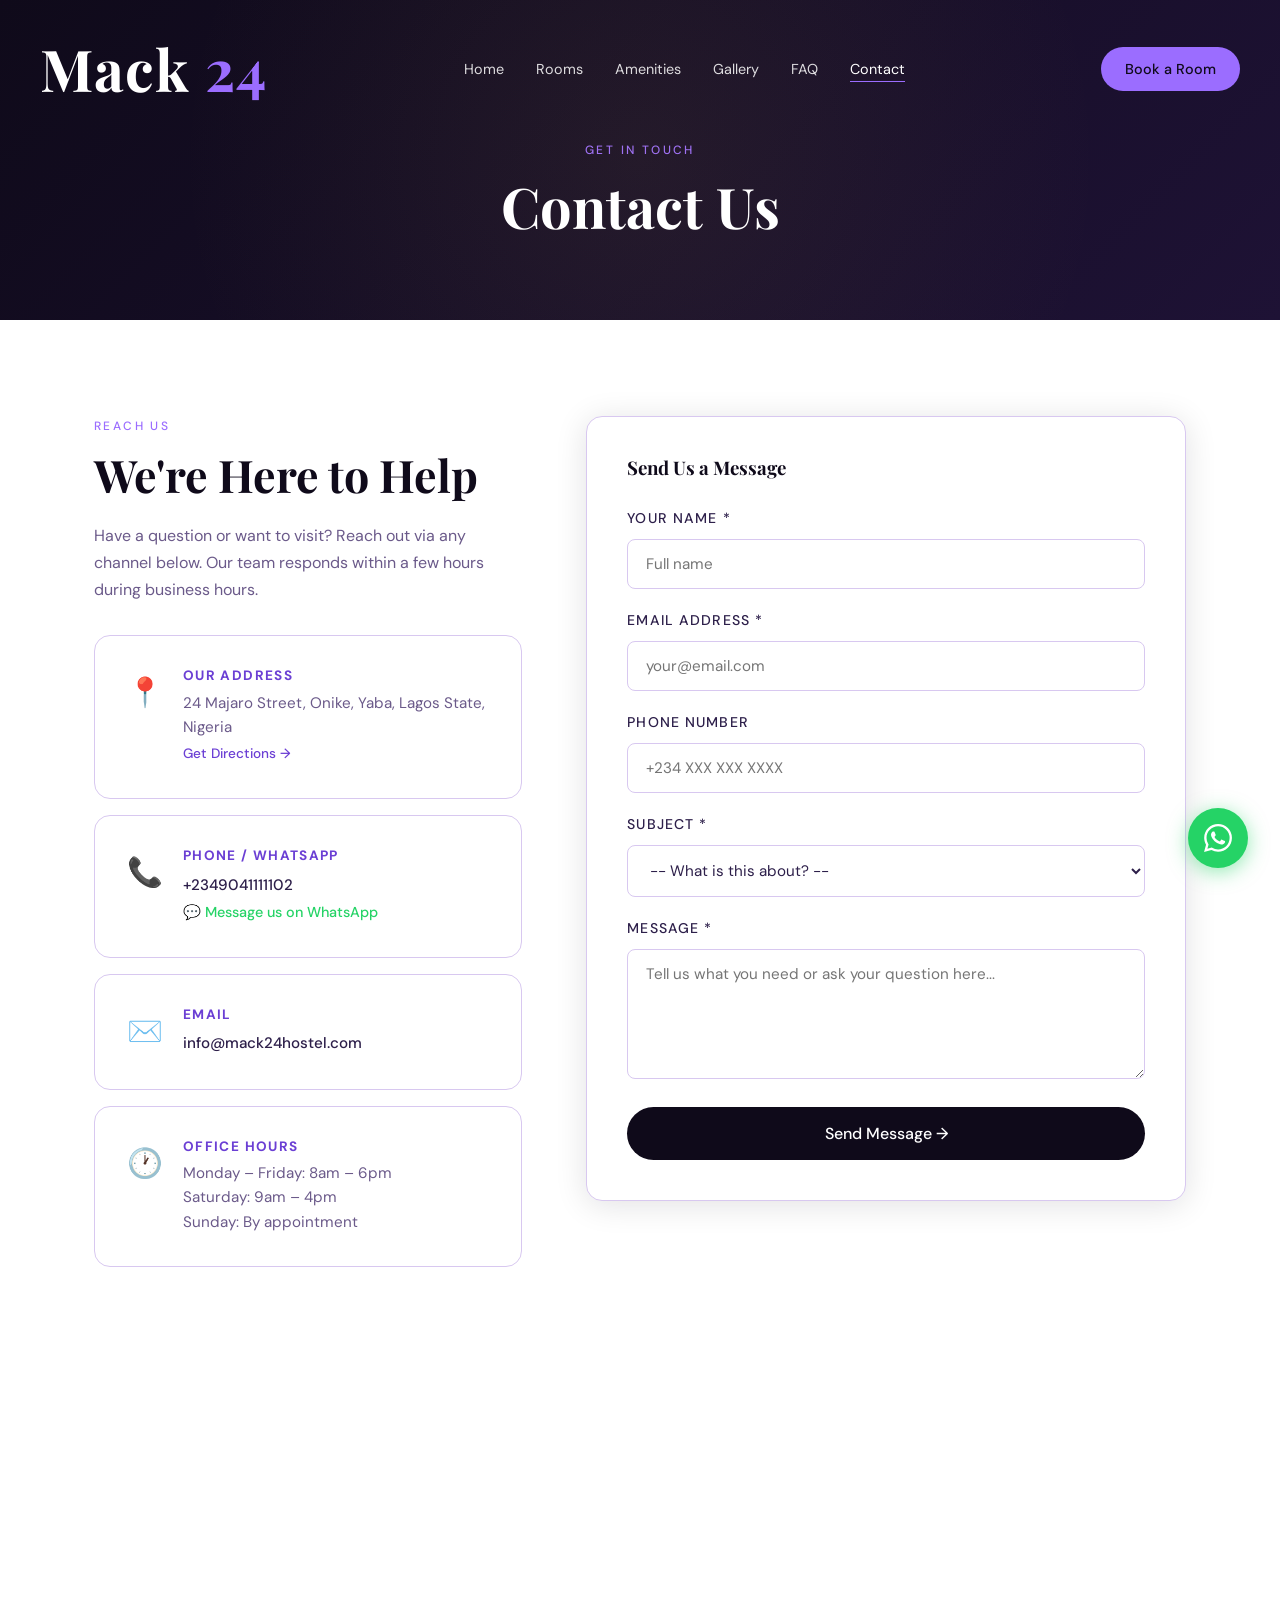
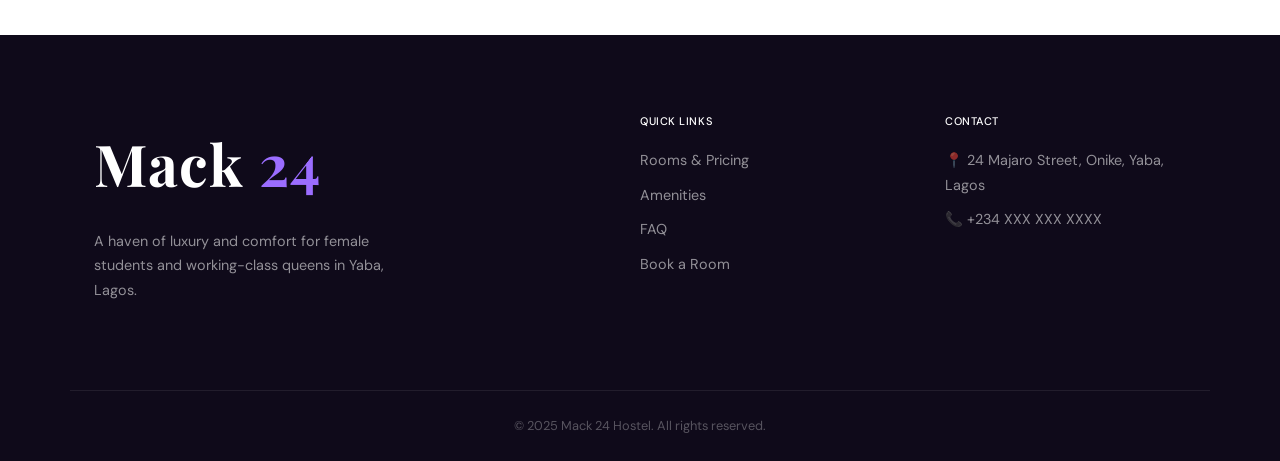
<file: pages/contact.html>
<!DOCTYPE html>
<html lang="en">
<head>
  <meta charset="UTF-8"/>
  <meta name="viewport" content="width=device-width, initial-scale=1.0"/>
  <title>Contact Us — Mack 24 Hostel</title>
  <link rel="preconnect" href="https://fonts.googleapis.com"/>
  <link rel="preconnect" href="https://fonts.gstatic.com" crossorigin/>
  <link href="https://fonts.googleapis.com/css2?family=Playfair+Display:ital,wght@0,400;0,700;1,400&family=DM+Sans:wght@300;400;500&display=swap" rel="stylesheet"/>
  <link rel="stylesheet" href="../css/style.css"/>
  <style>
    .contact-grid { display: grid; grid-template-columns: 1fr 1.4fr; gap: 64px; align-items: start; }
    .contact-card {
      background: var(--white); border: 1px solid var(--border);
      border-radius: var(--radius); padding: 32px;
      display: flex; gap: 20px; align-items: flex-start;
      margin-bottom: 16px; transition: var(--transition);
    }
    .contact-card:hover { border-color: var(--gold); box-shadow: var(--shadow); }
    .contact-card-icon { font-size: 1.8rem; flex-shrink: 0; }
    .contact-card h4 { font-size: 0.85rem; text-transform: uppercase; letter-spacing: 0.1em; color: var(--gold-dark); margin-bottom: 6px; font-family: 'DM Sans', sans-serif; }
    .contact-card p, .contact-card a { font-size: 0.95rem; color: var(--text-light); line-height: 1.6; }
    .contact-card a { color: var(--text); font-weight: 500; }
    .contact-card a:hover { color: var(--gold-dark); }
    .contact-form-card { background: var(--white); border: 1.5px solid var(--border); border-radius: var(--radius); padding: 40px; box-shadow: var(--shadow); }
    .contact-form-card h3 { margin-bottom: 28px; }
    .btn-send { width: 100%; background: var(--dark); color: var(--white); font-weight: 500; font-size: 1rem; padding: 16px; border: none; border-radius: 50px; cursor: pointer; transition: var(--transition); font-family: 'DM Sans', sans-serif; }
    .btn-send:hover { background: var(--gold-dark); transform: translateY(-2px); }
    @media(max-width:900px){ .contact-grid{ grid-template-columns:1fr; } }
  </style>
</head>
<body>
  <nav class="navbar" id="navbar">
    <a href="../index.html" class="nav-logo">Mack <span>24</span></a>
    <ul class="nav-links">
      <li><a href="../index.html">Home</a></li>
      <li><a href="rooms.html">Rooms</a></li>
      <li><a href="amenities.html">Amenities</a></li>
      <li><a href="gallery.html">Gallery</a></li>
      <li><a href="faq.html">FAQ</a></li>
      <li><a href="contact.html" class="active">Contact</a></li>
    </ul>
    <a href="booking.html" class="btn-nav">Book a Room</a>
    <button class="nav-toggle" id="navToggle" aria-label="Toggle menu"><span></span><span></span><span></span></button>
  </nav>

  <div class="page-hero">
    <p class="section-label">Get in Touch</p>
    <h1>Contact Us</h1>
  </div>

  <section class="section">
    <div class="container">
      <div class="contact-grid">
        <div>
          <p class="section-label">Reach Us</p>
          <h2>We're Here to Help</h2>
          <p style="color:var(--text-light); margin-bottom:32px;">Have a question or want to visit? Reach out via any channel below. Our team responds within a few hours during business hours.</p>

          <div class="contact-card">
            <div class="contact-card-icon">📍</div>
            <div>
              <h4>Our Address</h4>
              <p>24 Majaro Street, Onike, Yaba, Lagos State, Nigeria</p>
              <a href="https://maps.google.com/?q=24+Majaro+Street+Onike+Yaba+Lagos" target="_blank" style="color:var(--gold-dark); font-size:0.85rem;">Get Directions →</a>
            </div>
          </div>

          <div class="contact-card">
            <div class="contact-card-icon">📞</div>
            <div>
              <h4>Phone / WhatsApp</h4>
              <a href="tel:+2349041111102">+2349041111102</a><br/>
              <a href="https://wa.me/2348023012003" target="_blank" style="color:#25D366; font-size:0.9rem;">💬 Message us on WhatsApp</a>
            </div>
          </div>

          <div class="contact-card">
            <div class="contact-card-icon">✉️</div>
            <div>
              <h4>Email</h4>
              <a href="mailto:info@mack24hostel.com">info@mack24hostel.com</a>
            </div>
          </div>

          <div class="contact-card">
            <div class="contact-card-icon">🕐</div>
            <div>
              <h4>Office Hours</h4>
              <p>Monday – Friday: 8am – 6pm<br/>Saturday: 9am – 4pm<br/>Sunday: By appointment</p>
            </div>
          </div>

          <!-- Map -->
          <div style="margin-top:24px; border-radius:var(--radius); overflow:hidden;">
            <iframe
              src="https://www.google.com/maps/embed?pb=!1m18!1m12!1m3!1d3963.3523088585286!2d3.3761!3d6.5244!2m3!1f0!2f0!3f0!3m2!1i1024!2i768!4f13.1!3m3!1m2!1s0x0%3A0x0!2s24+Majaro+Street%2C+Onike%2C+Yaba%2C+Lagos!5e0!3m2!1sen!2sng!4v1620000000000!5m2!1sen!2sng"
              width="100%" height="240" style="border:0;" allowfullscreen="" loading="lazy" referrerpolicy="no-referrer-when-downgrade" title="Mack 24 Hostel Map">
            </iframe>
          </div>
        </div>

        <div class="contact-form-card">
          <h3>Send Us a Message</h3>
          <form id="bookingForm">
            <div class="form-group">
              <label for="name">Your Name *</label>
              <input type="text" id="name" name="name" required placeholder="Full name"/>
            </div>
            <div class="form-group">
              <label for="email">Email Address *</label>
              <input type="email" id="email" name="email" required placeholder="your@email.com"/>
            </div>
            <div class="form-group">
              <label for="phone">Phone Number</label>
              <input type="tel" id="phone" name="phone" placeholder="+234 XXX XXX XXXX"/>
            </div>
            <div class="form-group">
              <label for="subject">Subject *</label>
              <select id="subject" name="subject" required>
                <option value="">-- What is this about? --</option>
                <option>Room Availability Inquiry</option>
                <option>Pricing Information</option>
                <option>Schedule a Visit</option>
                <option>Current Resident Issue</option>
                <option>General Question</option>
                <option>Other</option>
              </select>
            </div>
            <div class="form-group">
              <label for="message">Message *</label>
              <textarea id="message" name="message" rows="5" required placeholder="Tell us what you need or ask your question here..."></textarea>
            </div>
            <button type="submit" class="btn-send">Send Message →</button>
          </form>
        </div>
      </div>
    </div>
  </section>

  <footer class="footer">
    <div class="container footer-grid">
      <div class="footer-brand">
        <a href="../index.html" class="nav-logo">Mack <span>24</span></a>
        <p>A haven of luxury and comfort for female students and working-class queens in Yaba, Lagos.</p>
      </div>
      <div class="footer-col">
        <h4>Quick Links</h4>
        <ul>
          <li><a href="rooms.html">Rooms & Pricing</a></li>
          <li><a href="amenities.html">Amenities</a></li>
          <li><a href="faq.html">FAQ</a></li>
          <li><a href="booking.html">Book a Room</a></li>
        </ul>
      </div>
      <div class="footer-col">
        <h4>Contact</h4>
        <ul>
          <li>📍 24 Majaro Street, Onike, Yaba, Lagos</li>
          <li>📞 <a href="tel:+234XXXXXXXXXX">+234 XXX XXX XXXX</a></li>
        </ul>
      </div>
    </div>
    <div class="footer-bottom"><p>© 2025 Mack 24 Hostel. All rights reserved.</p></div>
  </footer>

  <a href="https://wa.me/234XXXXXXXXXX" class="whatsapp-float" target="_blank" rel="noopener" aria-label="WhatsApp">
    <svg viewBox="0 0 24 24" fill="white" width="28" height="28"><path d="M17.472 14.382c-.297-.149-1.758-.867-2.03-.967-.273-.099-.471-.148-.67.15-.197.297-.767.966-.94 1.164-.173.199-.347.223-.644.075-.297-.15-1.255-.463-2.39-1.475-.883-.788-1.48-1.761-1.653-2.059-.173-.297-.018-.458.13-.606.134-.133.298-.347.446-.52.149-.174.198-.298.298-.497.099-.198.05-.371-.025-.52-.075-.149-.669-1.612-.916-2.207-.242-.579-.487-.5-.669-.51-.173-.008-.371-.01-.57-.01-.198 0-.52.074-.792.372-.272.297-1.04 1.016-1.04 2.479 0 1.462 1.065 2.875 1.213 3.074.149.198 2.096 3.2 5.077 4.487.709.306 1.262.489 1.694.625.712.227 1.36.195 1.871.118.571-.085 1.758-.719 2.006-1.413.248-.694.248-1.289.173-1.413-.074-.124-.272-.198-.57-.347m-5.421 7.403h-.004a9.87 9.87 0 01-5.031-1.378l-.361-.214-3.741.982.998-3.648-.235-.374a9.86 9.86 0 01-1.51-5.26c.001-5.45 4.436-9.884 9.888-9.884 2.64 0 5.122 1.03 6.988 2.898a9.825 9.825 0 012.893 6.994c-.003 5.45-4.437 9.884-9.885 9.884m8.413-18.297A11.815 11.815 0 0012.05 0C5.495 0 .16 5.335.157 11.892c0 2.096.547 4.142 1.588 5.945L.057 24l6.305-1.654a11.882 11.882 0 005.683 1.448h.005c6.554 0 11.89-5.335 11.893-11.893a11.821 11.821 0 00-3.48-8.413Z"/></svg>
  </a>
  <script src="../js/main.js"></script>
</body>
</html>
</file>
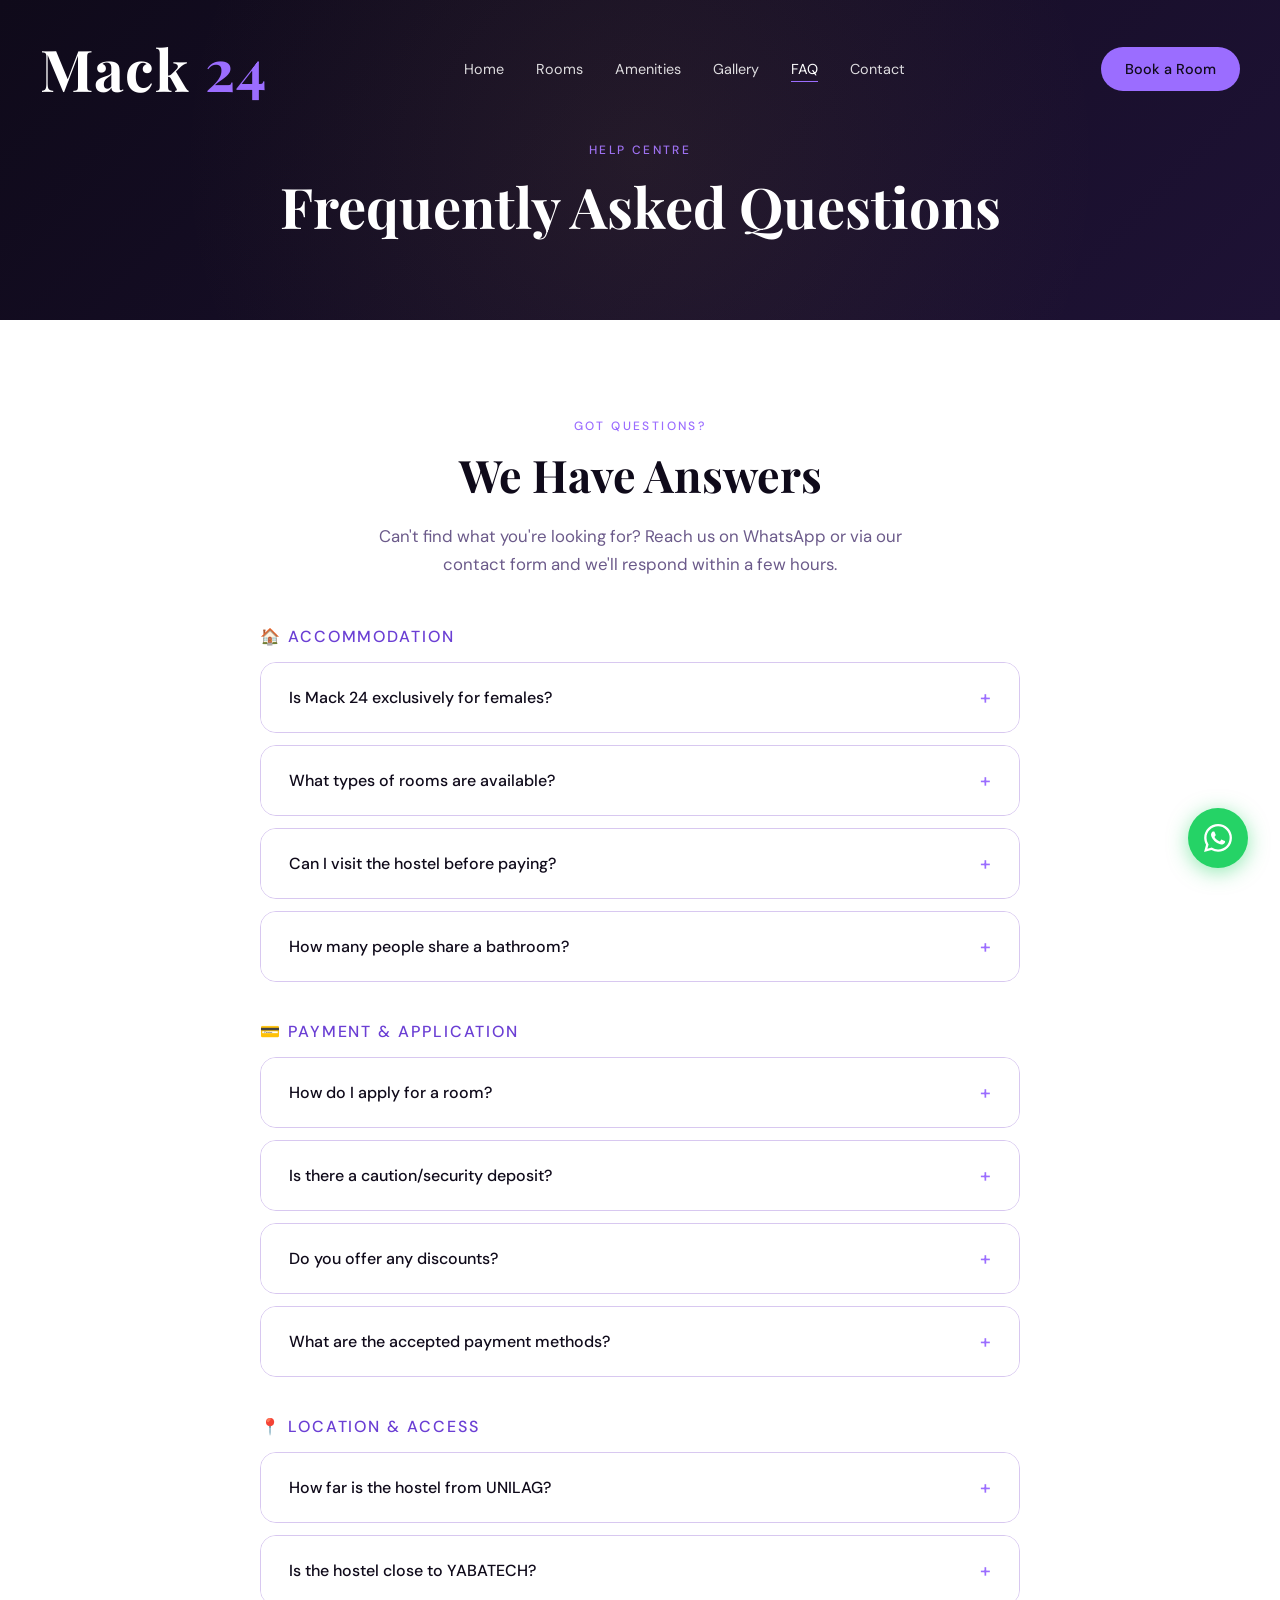
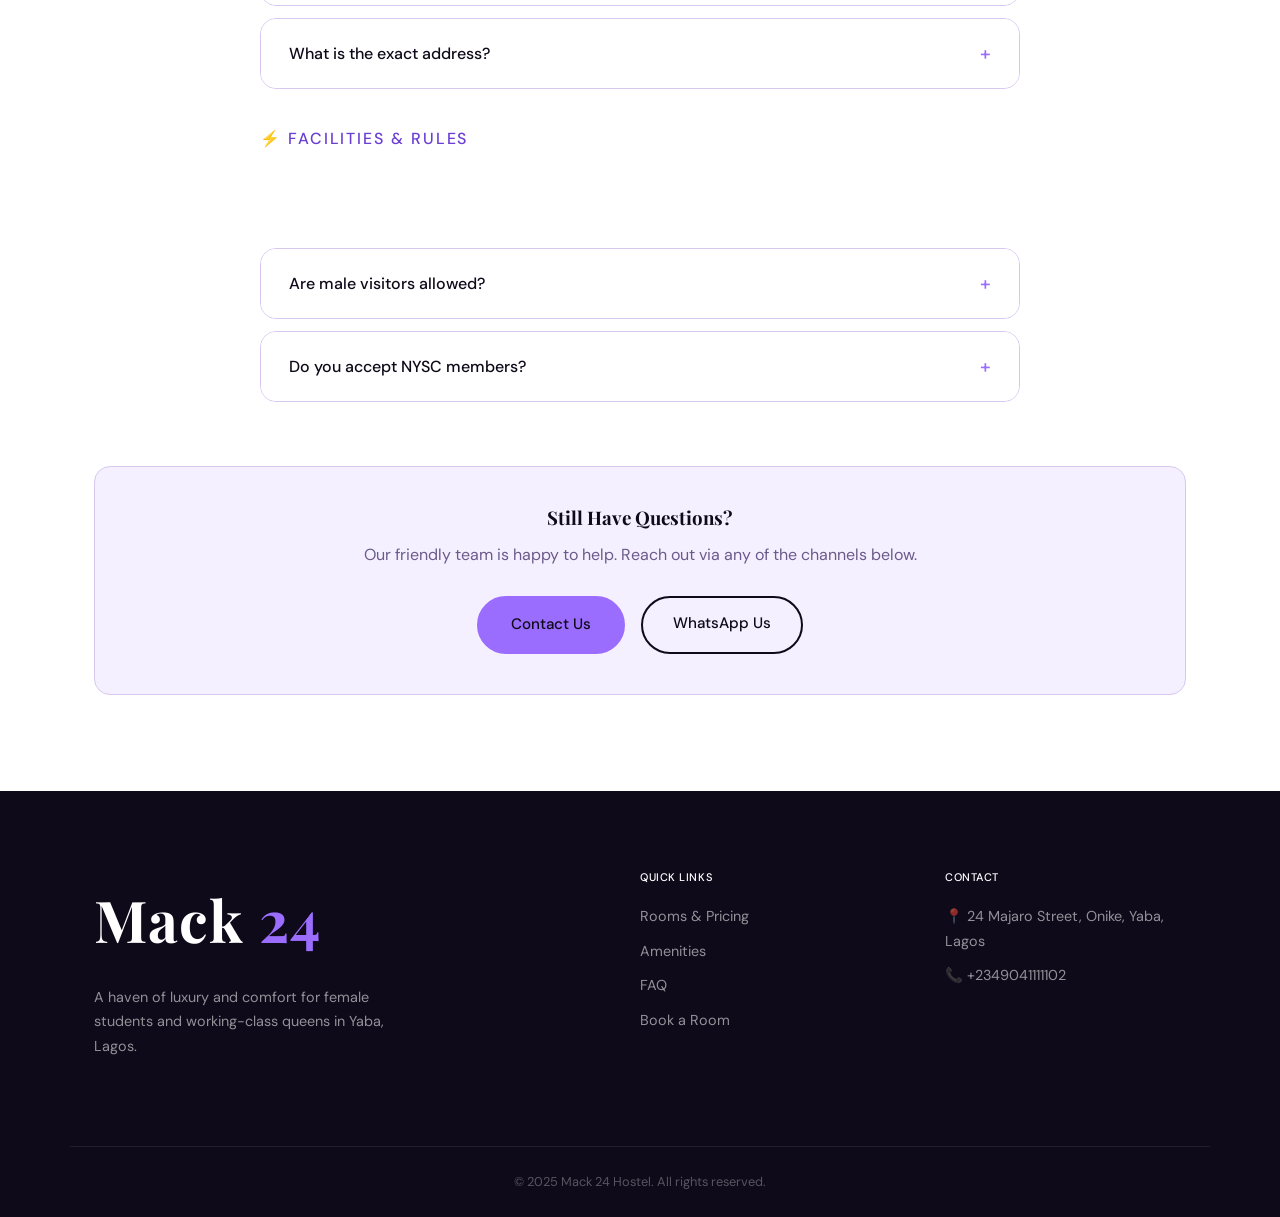
<file: pages/faq.html>
<!DOCTYPE html>
<html lang="en">
<head>
  <meta charset="UTF-8"/>
  <meta name="viewport" content="width=device-width, initial-scale=1.0"/>
  <title>FAQ — Mack 24 Hostel</title>
  <link rel="preconnect" href="https://fonts.googleapis.com"/>
  <link rel="preconnect" href="https://fonts.gstatic.com" crossorigin/>
  <link href="https://fonts.googleapis.com/css2?family=Playfair+Display:ital,wght@0,400;0,700;1,400&family=DM+Sans:wght@300;400;500&display=swap" rel="stylesheet"/>
  <link rel="stylesheet" href="../css/style.css"/>
  <style>
    .faq-wrapper { max-width: 760px; margin: 0 auto; }
    .faq-item {
      border: 1.5px solid var(--border); border-radius: var(--radius);
      margin-bottom: 12px; overflow: hidden; transition: var(--transition);
    }
    .faq-item.open { border-color: var(--gold); }
    .faq-question {
      width: 100%; text-align: left; padding: 22px 28px;
      background: var(--white); border: none; cursor: pointer;
      display: flex; justify-content: space-between; align-items: center; gap: 16px;
      font-family: 'DM Sans', sans-serif; font-size: 1rem;
      font-weight: 500; color: var(--dark); transition: var(--transition);
    }
    .faq-question:hover { background: var(--cream); }
    .faq-icon { font-size: 1.2rem; transition: var(--transition); flex-shrink: 0; color: var(--gold); }
    .faq-item.open .faq-icon { transform: rotate(45deg); }
    .faq-answer {
      max-height: 0; overflow: hidden;
      transition: max-height 0.4s ease, padding 0.3s ease;
      padding: 0 28px;
    }
    .faq-item.open .faq-answer { max-height: 300px; padding: 0 28px 22px; }
    .faq-answer p { color: var(--text-light); font-size: 0.95rem; line-height: 1.75; }
    .faq-category { margin-bottom: 8px; margin-top: 40px; }
    .faq-category:first-child { margin-top: 0; }
    .faq-category h3 { font-size: 1rem; text-transform: uppercase; letter-spacing: 0.12em; color: var(--gold-dark); margin-bottom: 16px; font-family: 'DM Sans', sans-serif; font-weight: 500; }
  </style>
</head>
<body>
  <nav class="navbar" id="navbar">
    <a href="../index.html" class="nav-logo">Mack <span>24</span></a>
    <ul class="nav-links">
      <li><a href="../index.html">Home</a></li>
      <li><a href="rooms.html">Rooms</a></li>
      <li><a href="amenities.html">Amenities</a></li>
      <li><a href="gallery.html">Gallery</a></li>
      <li><a href="faq.html" class="active">FAQ</a></li>
      <li><a href="contact.html">Contact</a></li>
    </ul>
    <a href="booking.html" class="btn-nav">Book a Room</a>
    <button class="nav-toggle" id="navToggle" aria-label="Toggle menu"><span></span><span></span><span></span></button>
  </nav>

  <div class="page-hero">
    <p class="section-label">Help Centre</p>
    <h1>Frequently Asked Questions</h1>
  </div>

  <section class="section">
    <div class="container">
      <p class="section-label center">Got Questions?</p>
      <h2 class="center">We Have Answers</h2>
      <p class="section-sub center">Can't find what you're looking for? Reach us on WhatsApp or via our contact form and we'll respond within a few hours.</p>

      <div class="faq-wrapper">

        <div class="faq-category">
          <h3>🏠 Accommodation</h3>

          <div class="faq-item">
            <button class="faq-question">Is Mack 24 exclusively for females? <span class="faq-icon">+</span></button>
            <div class="faq-answer"><p>Yes, Mack 24 Hostel is a 100% female-only hostel. We accommodate female students, working-class spinsters, and NYSC members who are ladies.</p></div>
          </div>

          <div class="faq-item">
            <button class="faq-question">What types of rooms are available? <span class="faq-icon">+</span></button>
            <div class="faq-answer"><p>We offer Single Rooms (private), Double Rooms (for 2 people), and Shared Rooms (up to 6 occupants). All rooms come with air conditioning, comfortable beds, and wardrobe space. Visit our Rooms page for full details.</p></div>
          </div>

          <div class="faq-item">
            <button class="faq-question">Can I visit the hostel before paying? <span class="faq-icon">+</span></button>
            <div class="faq-answer"><p>Absolutely! We encourage prospective residents to visit and inspect the hostel before making any payment. Contact us to schedule a visit at a convenient time.</p></div>
          </div>

          <div class="faq-item">
            <button class="faq-question">How many people share a bathroom? <span class="faq-icon">+</span></button>
            <div class="faq-answer"><p>This depends on the room type. Some single rooms have en-suite bathrooms. Shared and double rooms have communal bathrooms that are cleaned regularly. Ask us during your visit about specific room configurations.</p></div>
          </div>
        </div>

        <div class="faq-category">
          <h3>💳 Payment & Application</h3>

          <div class="faq-item">
            <button class="faq-question">How do I apply for a room? <span class="faq-icon">+</span></button>
            <div class="faq-answer"><p>You can fill out our online application form on the Book a Room page, or contact us directly via WhatsApp or phone. Our team will respond within 24 hours to discuss availability and next steps.</p></div>
          </div>

          <div class="faq-item">
            <button class="faq-question">Is there a caution/security deposit? <span class="faq-icon">+</span></button>
            <div class="faq-answer"><p>Yes, a refundable caution fee is required at the time of check-in. This is fully refundable at the end of your stay, provided there is no damage to the room or property. Contact us for the current amount.</p></div>
          </div>

          <div class="faq-item">
            <button class="faq-question">Do you offer any discounts? <span class="faq-icon">+</span></button>
            <div class="faq-answer"><p>Yes! We occasionally offer referral bonuses and discounts for residents who refer friends. Subscribe to our newsletter or follow us on social media to stay updated on current deals and promotions.</p></div>
          </div>

          <div class="faq-item">
            <button class="faq-question">What are the accepted payment methods? <span class="faq-icon">+</span></button>
            <div class="faq-answer"><p>We accept bank transfers and cash payments. Our team will provide full bank details upon confirmation of your application. Please do not make any payments without official confirmation from our management.</p></div>
          </div>
        </div>

        <div class="faq-category">
          <h3>📍 Location & Access</h3>

          <div class="faq-item">
            <button class="faq-question">How far is the hostel from UNILAG? <span class="faq-icon">+</span></button>
            <div class="faq-answer"><p>Mack 24 Hostel is located right behind UNILAG's 2nd Gate on Majaro Street, Onike, Yaba. It's approximately a 5-minute walk or drive to the university gate — one of the closest female hostels to UNILAG.</p></div>
          </div>

          <div class="faq-item">
            <button class="faq-question">Is the hostel close to YABATECH? <span class="faq-icon">+</span></button>
            <div class="faq-answer"><p>Yes! YABATECH is also within a short distance of the hostel — approximately a 5–10 minute drive or bus ride away, making it convenient for YABATECH students as well.</p></div>
          </div>

          <div class="faq-item">
            <button class="faq-question">What is the exact address? <span class="faq-icon">+</span></button>
            <div class="faq-answer"><p>Our address is: 24 Majaro Street, Onike, Yaba, Lagos State. You can find us on Google Maps by searching "Mack 24 Hostel Yaba." Visit our Contact page for a live map.</p></div>
          </div>
        </div>

        <div class="faq-category">
          <h3>⚡ Facilities & Rules</h3>

          <div class="faq-item">
            <button class="faq-question">Is there constant electricity? <span class="faq-icon">+</span></button>
            <div class="faq-answer"><p>Yes! We operate a Generator + Inverter system to ensure 24/7 power supply for all residents. You'll never have to worry about studying or working in the dark.</p></div>
          </div>

          <div class="faq-item">
            <button class="faq-question">Are male visitors allowed? <span class="faq-icon">+</span></button>
            <div class="faq-answer"><p>As a female-only hostel, male visitors are only allowed in designated common/reception areas during visiting hours. Access to rooms and private floors is restricted to female residents only for the safety of all residents.</p></div>
          </div>

          <div class="faq-item">
            <button class="faq-question">Do you accept NYSC members? <span class="faq-icon">+</span></button>
            <div class="faq-answer"><p>Yes, we welcome female NYSC corps members! Many of our residents are corpers serving in Lagos. Contact us to discuss availability during your service year.</p></div>
          </div>
        </div>

      </div>

      <div style="text-align:center; margin-top:64px; padding:40px; background:var(--cream); border-radius:var(--radius); border:1px solid var(--border);">
        <h3 style="margin-bottom:12px;">Still Have Questions?</h3>
        <p style="color:var(--text-light); margin-bottom:28px;">Our friendly team is happy to help. Reach out via any of the channels below.</p>
        <div style="display:flex; gap:16px; justify-content:center; flex-wrap:wrap;">
          <a href="contact.html" class="btn-primary">Contact Us</a>
          <a href="https://wa.me/2348023012003?text=Hi!%20I%20have%20a%20question%20about%20Mack%2024%20Hostel." class="btn-outline-dark" target="_blank">WhatsApp Us</a>
        </div>
      </div>
    </div>
  </section>

  <footer class="footer">
    <div class="container footer-grid">
      <div class="footer-brand">
        <a href="../index.html" class="nav-logo">Mack <span>24</span></a>
        <p>A haven of luxury and comfort for female students and working-class queens in Yaba, Lagos.</p>
      </div>
      <div class="footer-col">
        <h4>Quick Links</h4>
        <ul>
          <li><a href="rooms.html">Rooms & Pricing</a></li>
          <li><a href="amenities.html">Amenities</a></li>
          <li><a href="faq.html">FAQ</a></li>
          <li><a href="booking.html">Book a Room</a></li>
        </ul>
      </div>
      <div class="footer-col">
        <h4>Contact</h4>
        <ul>
          <li>📍 24 Majaro Street, Onike, Yaba, Lagos</li>
          <li>📞 <a href="tel:+2349041111102">+2349041111102</a></li>
        </ul>
      </div>
    </div>
    <div class="footer-bottom"><p>© 2025 Mack 24 Hostel. All rights reserved.</p></div>
  </footer>

  <a href="https://wa.me/2348023012003" class="whatsapp-float" target="_blank" rel="noopener" aria-label="WhatsApp">
    <svg viewBox="0 0 24 24" fill="white" width="28" height="28"><path d="M17.472 14.382c-.297-.149-1.758-.867-2.03-.967-.273-.099-.471-.148-.67.15-.197.297-.767.966-.94 1.164-.173.199-.347.223-.644.075-.297-.15-1.255-.463-2.39-1.475-.883-.788-1.48-1.761-1.653-2.059-.173-.297-.018-.458.13-.606.134-.133.298-.347.446-.52.149-.174.198-.298.298-.497.099-.198.05-.371-.025-.52-.075-.149-.669-1.612-.916-2.207-.242-.579-.487-.5-.669-.51-.173-.008-.371-.01-.57-.01-.198 0-.52.074-.792.372-.272.297-1.04 1.016-1.04 2.479 0 1.462 1.065 2.875 1.213 3.074.149.198 2.096 3.2 5.077 4.487.709.306 1.262.489 1.694.625.712.227 1.36.195 1.871.118.571-.085 1.758-.719 2.006-1.413.248-.694.248-1.289.173-1.413-.074-.124-.272-.198-.57-.347m-5.421 7.403h-.004a9.87 9.87 0 01-5.031-1.378l-.361-.214-3.741.982.998-3.648-.235-.374a9.86 9.86 0 01-1.51-5.26c.001-5.45 4.436-9.884 9.888-9.884 2.64 0 5.122 1.03 6.988 2.898a9.825 9.825 0 012.893 6.994c-.003 5.45-4.437 9.884-9.885 9.884m8.413-18.297A11.815 11.815 0 0012.05 0C5.495 0 .16 5.335.157 11.892c0 2.096.547 4.142 1.588 5.945L.057 24l6.305-1.654a11.882 11.882 0 005.683 1.448h.005c6.554 0 11.89-5.335 11.893-11.893a11.821 11.821 0 00-3.48-8.413Z"/></svg>
  </a>
  <script src="../js/main.js"></script>
</body>
</html>
</file>
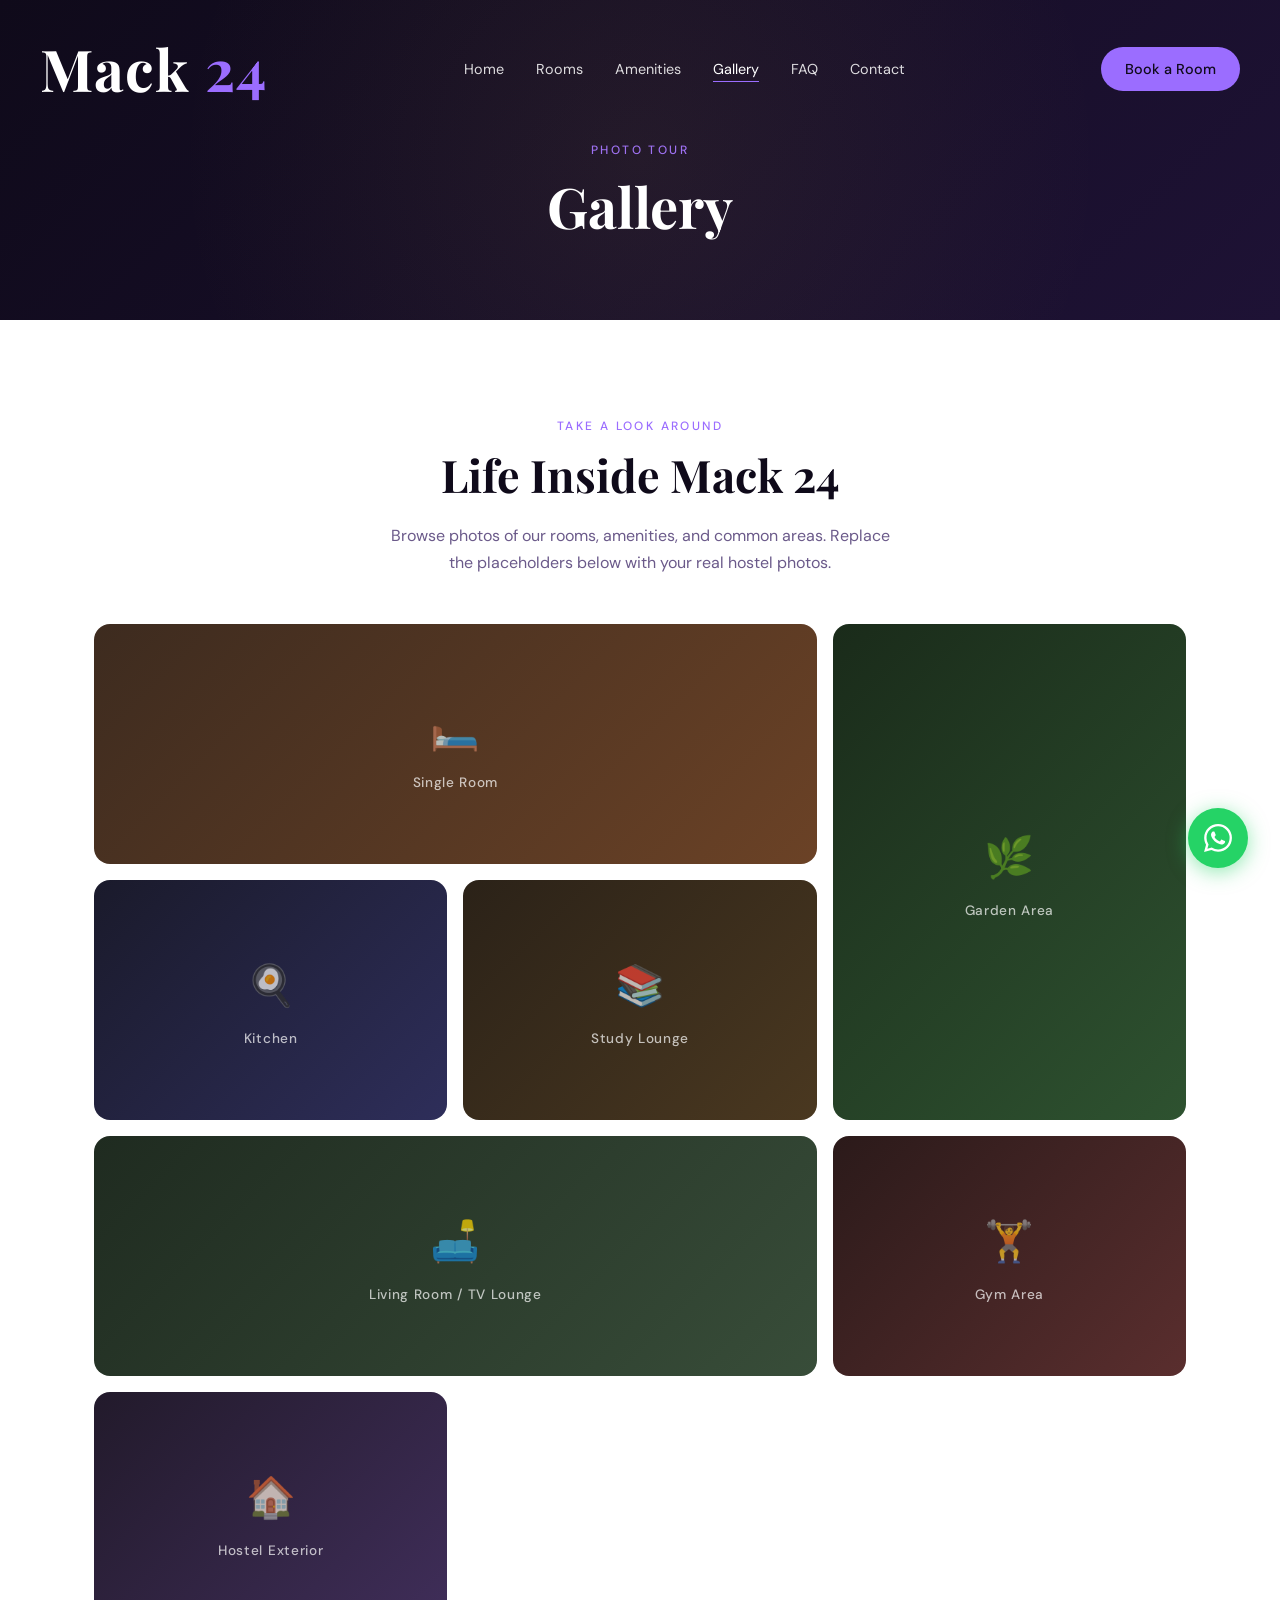
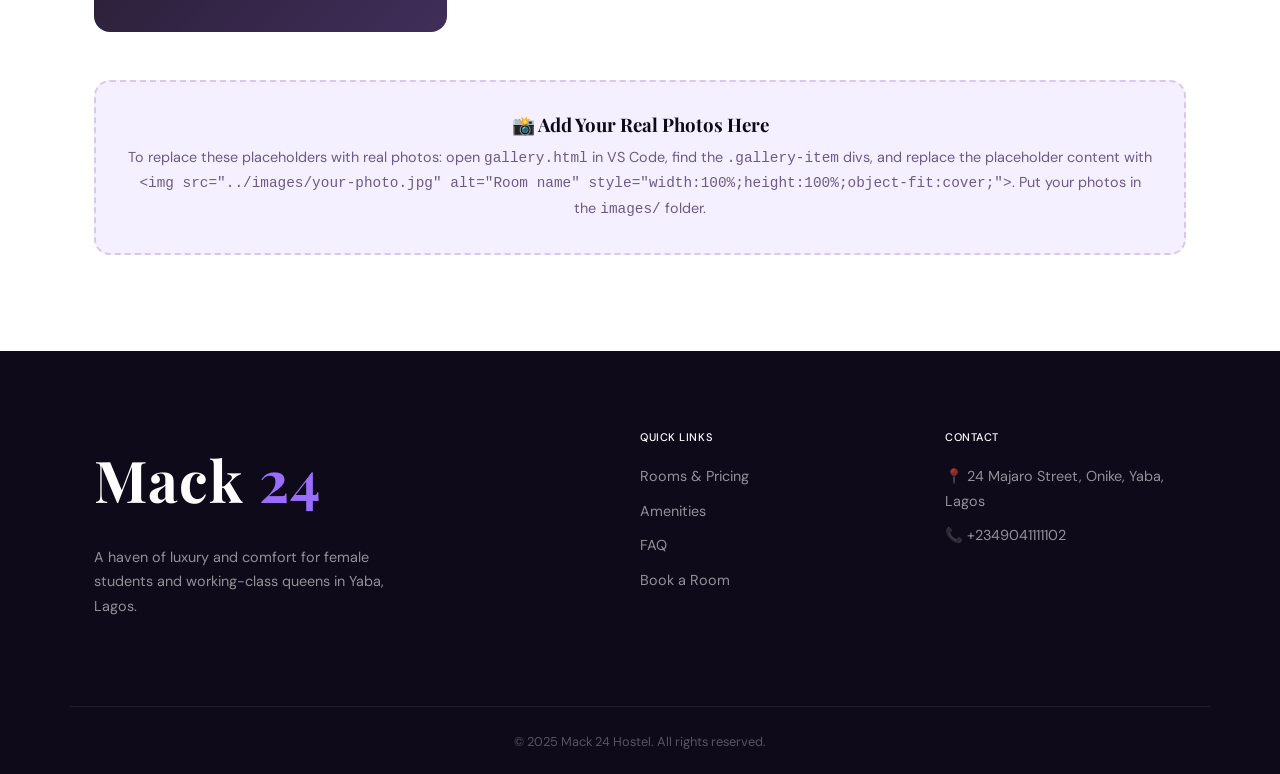
<file: pages/gallery.html>
<!DOCTYPE html>
<html lang="en">
<head>
  <meta charset="UTF-8"/>
  <meta name="viewport" content="width=device-width, initial-scale=1.0"/>
  <title>Gallery — Mack 24 Hostel</title>
  <link rel="preconnect" href="https://fonts.googleapis.com"/>
  <link rel="preconnect" href="https://fonts.gstatic.com" crossorigin/>
  <link href="https://fonts.googleapis.com/css2?family=Playfair+Display:ital,wght@0,400;0,700;1,400&family=DM+Sans:wght@300;400;500&display=swap" rel="stylesheet"/>
  <link rel="stylesheet" href="../css/style.css"/>
  <style>
    .gallery-intro { text-align: center; margin-bottom: 48px; }
    .gallery-grid {
      display: grid;
      grid-template-columns: repeat(3, 1fr);
      grid-auto-rows: 240px;
      gap: 16px;
    }
    .gallery-item {
      border-radius: var(--radius);
      overflow: hidden;
      position: relative;
      cursor: pointer;
      transition: var(--transition);
    }
    .gallery-item:hover { transform: scale(1.02); box-shadow: var(--shadow-lg); }
    .gallery-item.wide { grid-column: span 2; }
    .gallery-item.tall { grid-row: span 2; }
    .gallery-placeholder {
      width: 100%; height: 100%;
      display: flex; flex-direction: column;
      align-items: center; justify-content: center; gap: 8px;
      font-size: 2.5rem;
    }
    .gallery-placeholder span { font-size: 0.85rem; font-family: 'DM Sans', sans-serif; font-weight: 500; letter-spacing: 0.05em; }
    .g1 { background: linear-gradient(135deg, #3D2B1F 0%, #6B4226 100%); color: rgba(255,255,255,0.7); }
    .g2 { background: linear-gradient(135deg, #1A2B1A 0%, #2E5230 100%); color: rgba(255,255,255,0.7); }
    .g3 { background: linear-gradient(135deg, #1A1A2B 0%, #2E2E5A 100%); color: rgba(255,255,255,0.7); }
    .g4 { background: linear-gradient(135deg, #2B2218 0%, #4A3820 100%); color: rgba(255,255,255,0.7); }
    .g5 { background: linear-gradient(135deg, #1F2B20 0%, #384D39 100%); color: rgba(255,255,255,0.7); }
    .g6 { background: linear-gradient(135deg, #2B1A1A 0%, #5A2E2E 100%); color: rgba(255,255,255,0.7); }
    .g7 { background: linear-gradient(135deg, #221A2B 0%, #402E5A 100%); color: rgba(255,255,255,0.7); }

    .upload-note {
      margin-top: 48px; padding: 32px; text-align: center;
      background: var(--cream); border-radius: var(--radius); border: 2px dashed var(--border);
    }
    .upload-note h3 { margin-bottom: 8px; }
    .upload-note p { color: var(--text-light); font-size: 0.9rem; }

    @media(max-width:700px){
      .gallery-grid { grid-template-columns: 1fr 1fr; grid-auto-rows: 160px; }
      .gallery-item.wide { grid-column: span 1; }
    }
  </style>
</head>
<body>
  <nav class="navbar" id="navbar">
    <a href="../index.html" class="nav-logo">Mack <span>24</span></a>
    <ul class="nav-links">
      <li><a href="../index.html">Home</a></li>
      <li><a href="rooms.html">Rooms</a></li>
      <li><a href="amenities.html">Amenities</a></li>
      <li><a href="gallery.html" class="active">Gallery</a></li>
      <li><a href="faq.html">FAQ</a></li>
      <li><a href="contact.html">Contact</a></li>
    </ul>
    <a href="booking.html" class="btn-nav">Book a Room</a>
    <button class="nav-toggle" id="navToggle" aria-label="Toggle menu"><span></span><span></span><span></span></button>
  </nav>

  <div class="page-hero">
    <p class="section-label">Photo Tour</p>
    <h1>Gallery</h1>
  </div>

  <section class="section">
    <div class="container">
      <div class="gallery-intro">
        <p class="section-label center">Take a Look Around</p>
        <h2>Life Inside Mack 24</h2>
        <p style="color:var(--text-light); max-width:500px; margin:0 auto;">Browse photos of our rooms, amenities, and common areas. Replace the placeholders below with your real hostel photos.</p>
      </div>

      <div class="gallery-grid">
        <div class="gallery-item wide g1">
          <div class="gallery-placeholder">🛏️<span>Single Room</span></div>
        </div>
        <div class="gallery-item tall g2">
          <div class="gallery-placeholder">🌿<span>Garden Area</span></div>
        </div>
        <div class="gallery-item g3">
          <div class="gallery-placeholder">🍳<span>Kitchen</span></div>
        </div>
        <div class="gallery-item g4">
          <div class="gallery-placeholder">📚<span>Study Lounge</span></div>
        </div>
        <div class="gallery-item wide g5">
          <div class="gallery-placeholder">🛋️<span>Living Room / TV Lounge</span></div>
        </div>
        <div class="gallery-item g6">
          <div class="gallery-placeholder">🏋️<span>Gym Area</span></div>
        </div>
        <div class="gallery-item g7">
          <div class="gallery-placeholder">🏠<span>Hostel Exterior</span></div>
        </div>
      </div>

      <div class="upload-note">
        <h3>📸 Add Your Real Photos Here</h3>
        <p>To replace these placeholders with real photos: open <code>gallery.html</code> in VS Code, find the <code>.gallery-item</code> divs, and replace the placeholder content with <code>&lt;img src="../images/your-photo.jpg" alt="Room name" style="width:100%;height:100%;object-fit:cover;"&gt;</code>. Put your photos in the <code>images/</code> folder.</p>
      </div>
    </div>
  </section>

  <footer class="footer">
    <div class="container footer-grid">
      <div class="footer-brand">
        <a href="../index.html" class="nav-logo">Mack <span>24</span></a>
        <p>A haven of luxury and comfort for female students and working-class queens in Yaba, Lagos.</p>
      </div>
      <div class="footer-col">
        <h4>Quick Links</h4>
        <ul>
          <li><a href="rooms.html">Rooms & Pricing</a></li>
          <li><a href="amenities.html">Amenities</a></li>
          <li><a href="faq.html">FAQ</a></li>
          <li><a href="booking.html">Book a Room</a></li>
        </ul>
      </div>
      <div class="footer-col">
        <h4>Contact</h4>
        <ul>
          <li>📍 24 Majaro Street, Onike, Yaba, Lagos</li>
          <li>📞 <a href="tel:+2349041111102">+2349041111102</a></li>
        </ul>
      </div>
    </div>
    <div class="footer-bottom"><p>© 2025 Mack 24 Hostel. All rights reserved.</p></div>
  </footer>

  <a href="https://wa.me/2348023012003" class="whatsapp-float" target="_blank" rel="noopener" aria-label="WhatsApp">
    <svg viewBox="0 0 24 24" fill="white" width="28" height="28"><path d="M17.472 14.382c-.297-.149-1.758-.867-2.03-.967-.273-.099-.471-.148-.67.15-.197.297-.767.966-.94 1.164-.173.199-.347.223-.644.075-.297-.15-1.255-.463-2.39-1.475-.883-.788-1.48-1.761-1.653-2.059-.173-.297-.018-.458.13-.606.134-.133.298-.347.446-.52.149-.174.198-.298.298-.497.099-.198.05-.371-.025-.52-.075-.149-.669-1.612-.916-2.207-.242-.579-.487-.5-.669-.51-.173-.008-.371-.01-.57-.01-.198 0-.52.074-.792.372-.272.297-1.04 1.016-1.04 2.479 0 1.462 1.065 2.875 1.213 3.074.149.198 2.096 3.2 5.077 4.487.709.306 1.262.489 1.694.625.712.227 1.36.195 1.871.118.571-.085 1.758-.719 2.006-1.413.248-.694.248-1.289.173-1.413-.074-.124-.272-.198-.57-.347m-5.421 7.403h-.004a9.87 9.87 0 01-5.031-1.378l-.361-.214-3.741.982.998-3.648-.235-.374a9.86 9.86 0 01-1.51-5.26c.001-5.45 4.436-9.884 9.888-9.884 2.64 0 5.122 1.03 6.988 2.898a9.825 9.825 0 012.893 6.994c-.003 5.45-4.437 9.884-9.885 9.884m8.413-18.297A11.815 11.815 0 0012.05 0C5.495 0 .16 5.335.157 11.892c0 2.096.547 4.142 1.588 5.945L.057 24l6.305-1.654a11.882 11.882 0 005.683 1.448h.005c6.554 0 11.89-5.335 11.893-11.893a11.821 11.821 0 00-3.48-8.413Z"/></svg>
  </a>
  <script src="../js/main.js"></script>
</body>
</html>
</file>
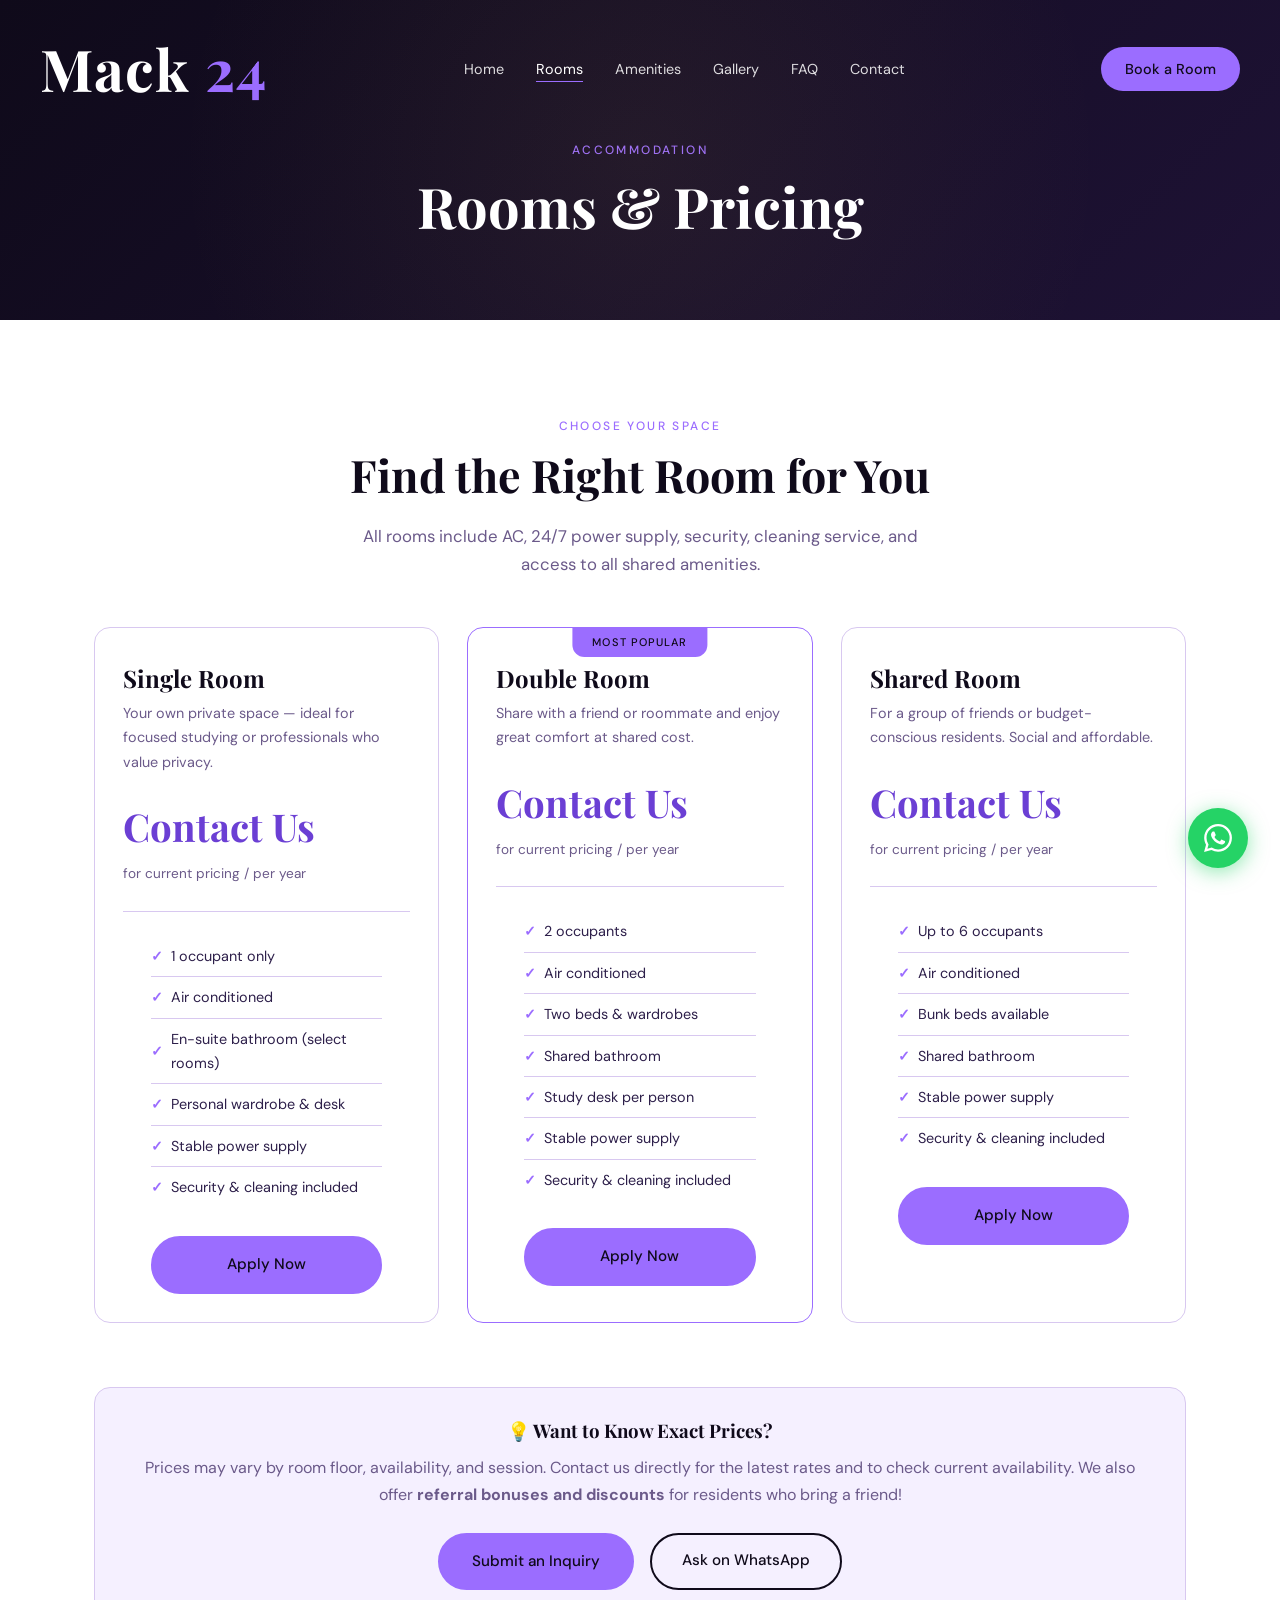
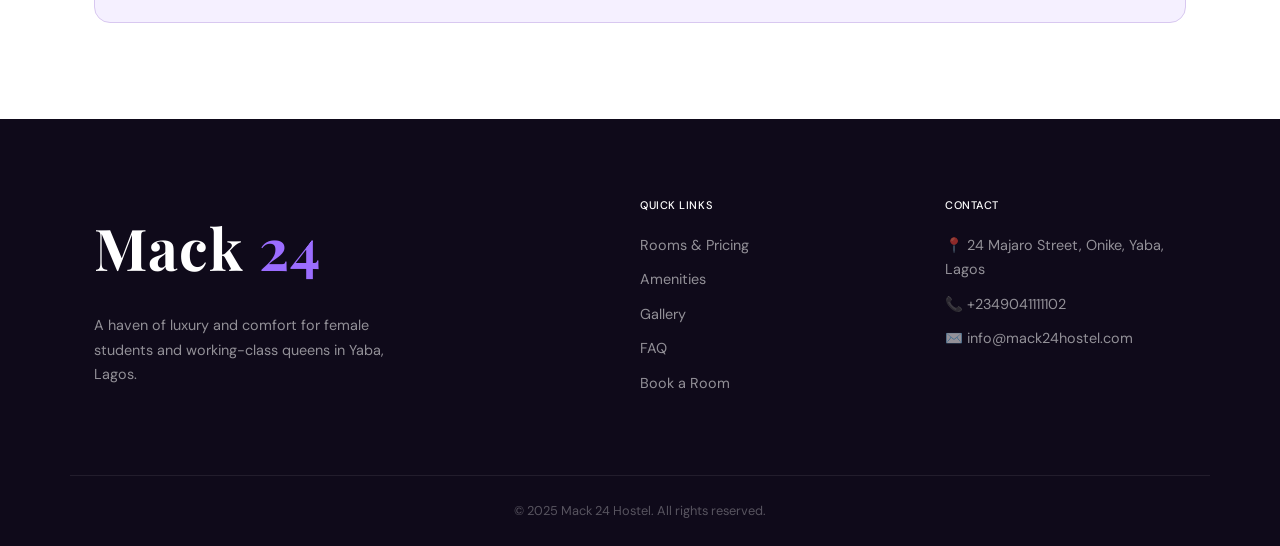
<file: pages/rooms.html>
<!DOCTYPE html>
<html lang="en">
<head>
  <meta charset="UTF-8"/>
  <meta name="viewport" content="width=device-width, initial-scale=1.0"/>
  <title>Rooms & Pricing — Mack 24 Hostel</title>
  <link rel="preconnect" href="https://fonts.googleapis.com"/>
  <link rel="preconnect" href="https://fonts.gstatic.com" crossorigin/>
  <link href="https://fonts.googleapis.com/css2?family=Playfair+Display:ital,wght@0,400;0,700;1,400&family=DM+Sans:wght@300;400;500&display=swap" rel="stylesheet"/>
  <link rel="stylesheet" href="../css/style.css"/>
  <style>
    .pricing-grid { display: grid; grid-template-columns: repeat(3,1fr); gap: 28px; margin-top: 48px; }
    .pricing-card {
      border-radius: var(--radius); border: 1.5px solid var(--border);
      overflow: hidden; transition: var(--transition);
      background: var(--white);
    }
    .pricing-card:hover { transform: translateY(-6px); box-shadow: var(--shadow-lg); }
    .pricing-card.featured { border-color: var(--gold); position: relative; }
    .pricing-card.featured::before {
      content: 'Most Popular';
      position: absolute; top: 0; left: 50%; transform: translateX(-50%);
      background: var(--gold); color: var(--dark);
      font-size: 11px; font-weight: 500; letter-spacing: 0.1em;
      padding: 5px 20px; border-radius: 0 0 12px 12px;
      text-transform: uppercase;
    }
    .pricing-header { padding: 36px 28px 24px; }
    .pricing-header h3 { font-size: 1.5rem; margin-bottom: 8px; }
    .pricing-header p { color: var(--text-light); font-size: 0.9rem; }
    .pricing-price { margin: 20px 0 0; }
    .pricing-price strong {
      font-family: 'Playfair Display', serif;
      font-size: 2.4rem; color: var(--gold-dark);
      display: block;
    }
    .pricing-price span { font-size: 0.85rem; color: var(--text-light); }
    .pricing-body { padding: 0 28px 28px; border-top: 1px solid var(--border); margin: 0 28px; padding-top: 24px; }
    .pricing-features { margin-bottom: 28px; }
    .pricing-features li {
      padding: 8px 0; font-size: 0.9rem; border-bottom: 1px solid var(--border);
      display: flex; align-items: center; gap: 8px;
    }
    .pricing-features li:last-child { border-bottom: none; }
    .check { color: var(--gold); font-weight: 600; }
    .note-box {
      background: var(--cream); border: 1px solid var(--border); border-radius: var(--radius);
      padding: 32px; margin-top: 64px; text-align: center;
    }
    .note-box h3 { margin-bottom: 12px; }
    .note-box p { color: var(--text-light); margin-bottom: 24px; }
    @media(max-width:900px){ .pricing-grid{ grid-template-columns:1fr; max-width:420px; margin:48px auto 0; } }
  </style>
</head>
<body>
  <nav class="navbar" id="navbar">
    <a href="../index.html" class="nav-logo">Mack <span>24</span></a>
    <ul class="nav-links">
      <li><a href="../index.html">Home</a></li>
      <li><a href="rooms.html" class="active">Rooms</a></li>
      <li><a href="amenities.html">Amenities</a></li>
      <li><a href="gallery.html">Gallery</a></li>
      <li><a href="faq.html">FAQ</a></li>
      <li><a href="contact.html">Contact</a></li>
    </ul>
    <a href="booking.html" class="btn-nav">Book a Room</a>
    <button class="nav-toggle" id="navToggle" aria-label="Toggle menu"><span></span><span></span><span></span></button>
  </nav>

  <div class="page-hero">
    <p class="section-label">Accommodation</p>
    <h1>Rooms & Pricing</h1>
  </div>

  <section class="section">
    <div class="container">
      <p class="section-label center">Choose Your Space</p>
      <h2 class="center">Find the Right Room for You</h2>
      <p class="section-sub center">All rooms include AC, 24/7 power supply, security, cleaning service, and access to all shared amenities.</p>

      <div class="pricing-grid">
        <!-- SINGLE -->
        <div class="pricing-card">
          <div class="pricing-header">
            <h3>Single Room</h3>
            <p>Your own private space — ideal for focused studying or professionals who value privacy.</p>
            <div class="pricing-price">
              <strong>Contact Us</strong>
              <span>for current pricing / per year</span>
            </div>
          </div>
          <div class="pricing-body">
            <ul class="pricing-features">
              <li><span class="check">✓</span> 1 occupant only</li>
              <li><span class="check">✓</span> Air conditioned</li>
              <li><span class="check">✓</span> En-suite bathroom (select rooms)</li>
              <li><span class="check">✓</span> Personal wardrobe & desk</li>
              <li><span class="check">✓</span> Stable power supply</li>
              <li><span class="check">✓</span> Security & cleaning included</li>
            </ul>
            <a href="booking.html" class="btn-primary" style="width:100%; text-align:center;">Apply Now</a>
          </div>
        </div>

        <!-- DOUBLE -->
        <div class="pricing-card featured">
          <div class="pricing-header">
            <h3>Double Room</h3>
            <p>Share with a friend or roommate and enjoy great comfort at shared cost.</p>
            <div class="pricing-price">
              <strong>Contact Us</strong>
              <span>for current pricing / per year</span>
            </div>
          </div>
          <div class="pricing-body">
            <ul class="pricing-features">
              <li><span class="check">✓</span> 2 occupants</li>
              <li><span class="check">✓</span> Air conditioned</li>
              <li><span class="check">✓</span> Two beds & wardrobes</li>
              <li><span class="check">✓</span> Shared bathroom</li>
              <li><span class="check">✓</span> Study desk per person</li>
              <li><span class="check">✓</span> Stable power supply</li>
              <li><span class="check">✓</span> Security & cleaning included</li>
            </ul>
            <a href="booking.html" class="btn-primary" style="width:100%; text-align:center;">Apply Now</a>
          </div>
        </div>

        <!-- SHARED -->
        <div class="pricing-card">
          <div class="pricing-header">
            <h3>Shared Room</h3>
            <p>For a group of friends or budget-conscious residents. Social and affordable.</p>
            <div class="pricing-price">
              <strong>Contact Us</strong>
              <span>for current pricing / per year</span>
            </div>
          </div>
          <div class="pricing-body">
            <ul class="pricing-features">
              <li><span class="check">✓</span> Up to 6 occupants</li>
              <li><span class="check">✓</span> Air conditioned</li>
              <li><span class="check">✓</span> Bunk beds available</li>
              <li><span class="check">✓</span> Shared bathroom</li>
              <li><span class="check">✓</span> Stable power supply</li>
              <li><span class="check">✓</span> Security & cleaning included</li>
            </ul>
            <a href="booking.html" class="btn-primary" style="width:100%; text-align:center;">Apply Now</a>
          </div>
        </div>
      </div>

      <div class="note-box">
        <h3>💡 Want to Know Exact Prices?</h3>
        <p>Prices may vary by room floor, availability, and session. Contact us directly for the latest rates and to check current availability. We also offer <strong>referral bonuses and discounts</strong> for residents who bring a friend!</p>
        <div style="display:flex; gap:16px; justify-content:center; flex-wrap:wrap;">
          <a href="booking.html" class="btn-primary">Submit an Inquiry</a>
          <a href="https://wa.me/2348023012003?text=Hi!%20I'd%20like%20to%20know%20room%20prices%20at%20Mack%2024%20Hostel." class="btn-outline-dark" target="_blank">Ask on WhatsApp</a>
        </div>
      </div>
    </div>
  </section>

  <footer class="footer">
    <div class="container footer-grid">
      <div class="footer-brand">
        <a href="../index.html" class="nav-logo">Mack <span>24</span></a>
        <p>A haven of luxury and comfort for female students and working-class queens in Yaba, Lagos.</p>
      </div>
      <div class="footer-col">
        <h4>Quick Links</h4>
        <ul>
          <li><a href="rooms.html">Rooms & Pricing</a></li>
          <li><a href="amenities.html">Amenities</a></li>
          <li><a href="gallery.html">Gallery</a></li>
          <li><a href="faq.html">FAQ</a></li>
          <li><a href="booking.html">Book a Room</a></li>
        </ul>
      </div>
      <div class="footer-col">
        <h4>Contact</h4>
        <ul>
          <li>📍 24 Majaro Street, Onike, Yaba, Lagos</li>
          <li>📞 <a href="tel:+2349041111102">+2349041111102</a></li>
          <li>✉️ <a href="mailto:info@mack24hostel.com">info@mack24hostel.com</a></li>
        </ul>
      </div>
    </div>
    <div class="footer-bottom"><p>© 2025 Mack 24 Hostel. All rights reserved.</p></div>
  </footer>

  <a href="https://wa.me/2348023012003" class="whatsapp-float" target="_blank" rel="noopener" aria-label="WhatsApp">
    <svg viewBox="0 0 24 24" fill="white" width="28" height="28"><path d="M17.472 14.382c-.297-.149-1.758-.867-2.03-.967-.273-.099-.471-.148-.67.15-.197.297-.767.966-.94 1.164-.173.199-.347.223-.644.075-.297-.15-1.255-.463-2.39-1.475-.883-.788-1.48-1.761-1.653-2.059-.173-.297-.018-.458.13-.606.134-.133.298-.347.446-.52.149-.174.198-.298.298-.497.099-.198.05-.371-.025-.52-.075-.149-.669-1.612-.916-2.207-.242-.579-.487-.5-.669-.51-.173-.008-.371-.01-.57-.01-.198 0-.52.074-.792.372-.272.297-1.04 1.016-1.04 2.479 0 1.462 1.065 2.875 1.213 3.074.149.198 2.096 3.2 5.077 4.487.709.306 1.262.489 1.694.625.712.227 1.36.195 1.871.118.571-.085 1.758-.719 2.006-1.413.248-.694.248-1.289.173-1.413-.074-.124-.272-.198-.57-.347m-5.421 7.403h-.004a9.87 9.87 0 01-5.031-1.378l-.361-.214-3.741.982.998-3.648-.235-.374a9.86 9.86 0 01-1.51-5.26c.001-5.45 4.436-9.884 9.888-9.884 2.64 0 5.122 1.03 6.988 2.898a9.825 9.825 0 012.893 6.994c-.003 5.45-4.437 9.884-9.885 9.884m8.413-18.297A11.815 11.815 0 0012.05 0C5.495 0 .16 5.335.157 11.892c0 2.096.547 4.142 1.588 5.945L.057 24l6.305-1.654a11.882 11.882 0 005.683 1.448h.005c6.554 0 11.89-5.335 11.893-11.893a11.821 11.821 0 00-3.48-8.413Z"/></svg>
  </a>
  <script src="../js/main.js"></script>
</body>
</html>
</file>
<file: css/style.css>
/* ===========================
   MACK 24 HOSTEL — STYLESHEET
   =========================== */

:root {
  --gold: #9B6DFF;
  --gold-light: #C4A3FF;
  --gold-dark: #6B3FD4;
  --cream: #F5F0FF;
  --dark: #0F0A1A;
  --dark2: #1E1235;
  --text: #2D1F4A;
  --text-light: #6B5A8A;
  --white: #FFFFFF;
  --light-bg: #EDE6FF;
  --border: #D8C8F0;
  --radius: 16px;
  --radius-sm: 8px;
  --shadow: 0 4px 32px rgba(15,10,26,0.12);
  --shadow-lg: 0 12px 48px rgba(15,10,26,0.20);
  --transition: 0.3s cubic-bezier(0.4,0,0.2,1);
}

*, *::before, *::after { box-sizing: border-box; margin: 0; padding: 0; }

html { scroll-behavior: smooth; }

body {
  font-family: 'DM Sans', sans-serif;
  color: var(--text);
  background: var(--white);
  line-height: 1.7;
  overflow-x: hidden;
}

h1, h2, h3, h4 {
  font-family: 'Playfair Display', serif;
  color: var(--dark);
  line-height: 1.2;
}

a { color: inherit; text-decoration: none; }
img { max-width: 100%; display: block; }
ul { list-style: none; }

.container { max-width: 1140px; margin: 0 auto; padding: 0 24px; }
.section { padding: 96px 0; }
.bg-light { background: var(--cream); }
.center { text-align: center; }

/* ---- TYPOGRAPHY ---- */
.section-label {
  font-family: 'DM Sans', sans-serif;
  font-size: 12px;
  font-weight: 500;
  letter-spacing: 0.2em;
  text-transform: uppercase;
  color: var(--gold);
  margin-bottom: 12px;
  display: block;
}

h2 { font-size: clamp(2rem, 4vw, 2.8rem); margin-bottom: 20px; }

.section-sub {
  max-width: 560px;
  margin: 0 auto 48px;
  color: var(--text-light);
  font-size: 1.05rem;
}

/* ---- BUTTONS ---- */
.btn-primary {
  display: inline-block;
  background: var(--gold);
  color: var(--dark);
  font-weight: 500;
  font-size: 0.95rem;
  padding: 14px 32px;
  border-radius: 50px;
  transition: var(--transition);
  border: 2px solid var(--gold);
}
.btn-primary:hover { background: var(--gold-dark); border-color: var(--gold-dark); transform: translateY(-2px); box-shadow: 0 8px 24px rgba(201,168,76,0.3); }

.btn-outline {
  display: inline-block;
  background: transparent;
  color: var(--white);
  font-weight: 500;
  font-size: 0.95rem;
  padding: 14px 32px;
  border-radius: 50px;
  border: 2px solid rgba(255,255,255,0.5);
  transition: var(--transition);
}
.btn-outline:hover { border-color: var(--white); background: rgba(255,255,255,0.1); transform: translateY(-2px); }

.btn-outline-dark {
  display: inline-block;
  background: transparent;
  color: var(--dark);
  font-weight: 500;
  font-size: 0.95rem;
  padding: 13px 30px;
  border-radius: 50px;
  border: 2px solid var(--dark);
  transition: var(--transition);
}
.btn-outline-dark:hover { background: var(--dark); color: var(--white); transform: translateY(-2px); }

.btn-outline-sm {
  display: inline-block;
  color: var(--gold-dark);
  font-weight: 500;
  font-size: 0.9rem;
  padding: 0;
  border: none;
  background: none;
  transition: var(--transition);
}
.btn-outline-sm:hover { color: var(--dark); letter-spacing: 0.02em; }

.btn-large { padding: 18px 48px; font-size: 1.05rem; }
.btn-nav {
  display: inline-block;
  background: var(--gold);
  color: var(--dark);
  font-weight: 500;
  font-size: 0.9rem;
  padding: 10px 24px;
  border-radius: 50px;
  transition: var(--transition);
  white-space: nowrap;
}
.btn-nav:hover { background: var(--gold-dark); transform: translateY(-1px); }

/* ---- NAVBAR ---- */
.navbar {
  position: fixed; top: 0; left: 0; right: 0; z-index: 1000;
  display: flex; align-items: center; justify-content: space-between;
  padding: 20px 40px;
  background: transparent;
  transition: var(--transition);
}
.navbar.scrolled {
  background: rgba(15, 10, 26, 0.97);
  backdrop-filter: blur(12px);
  padding: 14px 40px;
  box-shadow: 0 2px 20px rgba(15,10,26,0.4);
}

.nav-logo {
  font-family: 'Playfair Display', serif;
  font-size: 3.6rem;
  font-weight: 700;
  color: var(--white);
  letter-spacing: 0.02em;
}
.nav-logo span { color: var(--gold); }

.nav-links {
  display: flex; gap: 32px; align-items: center;
}
.nav-links a {
  font-size: 0.9rem;
  font-weight: 400;
  color: rgba(255,255,255,0.85);
  transition: var(--transition);
  position: relative;
}
.nav-links a::after {
  content: '';
  position: absolute; bottom: -4px; left: 0;
  width: 0; height: 1.5px;
  background: var(--gold);
  transition: var(--transition);
}
.nav-links a:hover, .nav-links a.active { color: var(--white); }
.nav-links a:hover::after, .nav-links a.active::after { width: 100%; }

.nav-toggle {
  display: none;
  flex-direction: column; gap: 5px;
  background: none; border: none; cursor: pointer; padding: 4px;
}
.nav-toggle span {
  display: block; width: 24px; height: 2px;
  background: var(--white); border-radius: 2px;
  transition: var(--transition);
}

/* ---- HERO ---- */
.hero {
  position: relative; min-height: 100vh;
  display: flex; align-items: center;
  overflow: hidden;
}

.hero-bg {
  position: absolute; inset: 0;
  background:
    linear-gradient(135deg, #1E1235 0%, #0F0A1A 50%, #070412 100%);
}
/* Decorative pattern */
.hero-bg::before {
  content: '';
  position: absolute; inset: 0;
  background-image:
    radial-gradient(circle at 20% 50%, rgba(155,109,255,0.12) 0%, transparent 50%),
    radial-gradient(circle at 80% 20%, rgba(155,109,255,0.08) 0%, transparent 40%),
    radial-gradient(circle at 60% 80%, rgba(155,109,255,0.06) 0%, transparent 35%);
}

.hero-bg::after {
  content: '';
  position: absolute; inset: 0;
  background-image: url("data:image/svg+xml,%3Csvg width='60' height='60' viewBox='0 0 60 60' xmlns='http://www.w3.org/2000/svg'%3E%3Cg fill='none' fill-rule='evenodd'%3E%3Cg fill='%23C9A84C' fill-opacity='0.04'%3E%3Cpath d='M36 34v-4h-2v4h-4v2h4v4h2v-4h4v-2h-4zm0-30V0h-2v4h-4v2h4v4h2V6h4V4h-4zM6 34v-4H4v4H0v2h4v4h2v-4h4v-2H6zM6 4V0H4v4H0v2h4v4h2V6h4V4H6z'/%3E%3C/g%3E%3C/g%3E%3C/svg%3E");
}

.hero-overlay {
  position: absolute; inset: 0;
  background: linear-gradient(to right, rgba(15,10,26,0.9) 0%, rgba(15,10,26,0.5) 60%, transparent 100%);
}

.hero-content {
  position: relative; z-index: 2;
  max-width: 680px;
  padding: 120px 40px 80px;
  animation: heroFadeIn 1.2s ease forwards;
}

@keyframes heroFadeIn {
  from { opacity: 0; transform: translateY(30px); }
  to { opacity: 1; transform: translateY(0); }
}

.hero-eyebrow {
  font-size: 12px;
  letter-spacing: 0.25em;
  text-transform: uppercase;
  color: var(--gold);
  margin-bottom: 20px;
  font-weight: 500;
}

.hero-title {
  font-size: clamp(3rem, 7vw, 5.5rem);
  color: var(--white);
  line-height: 1.05;
  margin-bottom: 24px;
}
.hero-title em {
  font-style: italic;
  color: var(--gold-light);
}

.hero-sub {
  color: rgba(255,255,255,0.75);
  font-size: 1.1rem;
  max-width: 500px;
  margin-bottom: 40px;
  line-height: 1.7;
}

.hero-cta { display: flex; gap: 16px; flex-wrap: wrap; }

.hero-badge {
  position: absolute; right: 80px; top: 50%;
  transform: translateY(-50%);
  width: 100px; height: 100px;
  border-radius: 50%;
  border: 2px solid var(--gold);
  display: flex; flex-direction: column;
  align-items: center; justify-content: center;
  color: var(--gold);
  animation: rotate 20s linear infinite;
  z-index: 2;
}
.hero-badge span { font-size: 10px; letter-spacing: 0.15em; text-transform: uppercase; }
.hero-badge strong { font-family: 'Playfair Display', serif; font-size: 1.8rem; }

@keyframes rotate {
  from { transform: translateY(-50%) rotate(0deg); }
  to { transform: translateY(-50%) rotate(360deg); }
}

.hero-scroll {
  position: absolute; bottom: 32px; left: 50%;
  transform: translateX(-50%);
  font-size: 11px;
  letter-spacing: 0.2em;
  text-transform: uppercase;
  color: rgba(255,255,255,0.4);
  z-index: 2;
  animation: bounce 2s ease infinite;
}
@keyframes bounce { 0%,100%{transform:translateX(-50%) translateY(0)} 50%{transform:translateX(-50%) translateY(8px)} }

/* ---- STATS BAR ---- */
.stats-bar {
  background: var(--dark);
  padding: 32px 40px;
  display: flex; align-items: center;
  justify-content: center; gap: 0;
  flex-wrap: wrap;
}
.stat {
  display: flex; flex-direction: column;
  align-items: center; gap: 4px;
  padding: 8px 48px;
}
.stat strong {
  font-family: 'Playfair Display', serif;
  font-size: 2rem;
  color: var(--gold);
}
.stat span {
  font-size: 0.8rem;
  color: rgba(255,255,255,0.6);
  text-transform: uppercase;
  letter-spacing: 0.1em;
}
.stat-divider {
  width: 1px; height: 40px;
  background: rgba(255,255,255,0.15);
}

/* ---- INTRO ---- */
.intro-grid {
  display: grid;
  grid-template-columns: 1fr 1fr;
  gap: 80px;
  align-items: center;
}
.intro-text h2 { margin-bottom: 20px; }
.intro-text p { color: var(--text-light); margin-bottom: 16px; }
.intro-text .btn-primary { margin-top: 16px; }

.intro-visual {
  display: grid;
  grid-template-columns: 1fr 1fr;
  gap: 16px;
}
.intro-card {
  background: var(--white);
  border: 1px solid var(--border);
  border-radius: var(--radius);
  padding: 28px 24px;
  transition: var(--transition);
}
.intro-card:hover { transform: translateY(-4px); box-shadow: var(--shadow); border-color: var(--gold); }
.card-icon { font-size: 2rem; margin-bottom: 12px; }
.intro-card h4 { font-size: 1rem; margin-bottom: 8px; }
.intro-card p { font-size: 0.88rem; color: var(--text-light); line-height: 1.6; }
.card-1 { border-top: 3px solid var(--gold); }
.card-3 { border-top: 3px solid var(--gold); }

/* ---- ROOMS PREVIEW ---- */
.rooms-grid {
  display: grid;
  grid-template-columns: repeat(3, 1fr);
  gap: 28px;
  margin-top: 48px;
}
.room-card {
  background: var(--white);
  border-radius: var(--radius);
  overflow: hidden;
  border: 1px solid var(--border);
  transition: var(--transition);
}
.room-card:hover { transform: translateY(-6px); box-shadow: var(--shadow-lg); }

.room-thumb {
  height: 200px;
  position: relative;
  overflow: hidden;
}
.room-single { background: linear-gradient(135deg, #3D2B1F, #6B4226); }
.room-double { background: linear-gradient(135deg, #1F3D2B, #266B3E); }
.room-shared { background: linear-gradient(135deg, #2B1F3D, #4226A0); }

/* Decorative room visuals */
.room-thumb::after {
  content: '';
  position: absolute; inset: 0;
  background: url("data:image/svg+xml,%3Csvg viewBox='0 0 200 200' xmlns='http://www.w3.org/2000/svg'%3E%3Cpath d='M20 160 L20 80 L60 60 L140 60 L180 80 L180 160 Z' fill='none' stroke='rgba(255,255,255,0.08)' stroke-width='2'/%3E%3Crect x='80' y='100' width='40' height='60' fill='rgba(255,255,255,0.06)'/%3E%3Crect x='30' y='90' width='35' height='25' fill='rgba(255,255,255,0.05)'/%3E%3Crect x='135' y='90' width='35' height='25' fill='rgba(255,255,255,0.05)'/%3E%3C/svg%3E") center/cover;
}

.room-tag {
  position: absolute; top: 16px; left: 16px;
  background: var(--gold);
  color: var(--dark);
  font-size: 11px;
  font-weight: 500;
  padding: 4px 12px;
  border-radius: 50px;
  z-index: 1;
}

.room-info { padding: 24px; }
.room-info h3 { font-size: 1.3rem; margin-bottom: 10px; }
.room-info p { font-size: 0.9rem; color: var(--text-light); margin-bottom: 16px; }
.room-features { margin-bottom: 20px; }
.room-features li {
  font-size: 0.85rem;
  color: var(--text-light);
  padding: 3px 0;
}

/* ---- TESTIMONIALS ---- */
.testimonials { background: var(--dark); }
.testimonials .section-label { color: var(--gold); }
.testimonials h2 { color: var(--white); }

.testimonials-grid {
  display: grid;
  grid-template-columns: repeat(3, 1fr);
  gap: 24px;
  margin-top: 48px;
}
.testi-card {
  background: rgba(255,255,255,0.04);
  border: 1px solid rgba(255,255,255,0.08);
  border-radius: var(--radius);
  padding: 32px 28px;
  transition: var(--transition);
}
.testi-card.featured {
  background: rgba(201,168,76,0.1);
  border-color: rgba(201,168,76,0.3);
  transform: translateY(-8px);
}
.testi-card:hover { transform: translateY(-4px); }
.testi-card.featured:hover { transform: translateY(-12px); }

.testi-stars { color: var(--gold); font-size: 1rem; margin-bottom: 16px; letter-spacing: 2px; }
.testi-card p { color: rgba(255,255,255,0.75); font-size: 0.95rem; line-height: 1.75; margin-bottom: 24px; font-style: italic; }
.testi-author strong { display: block; color: var(--white); font-family: 'Playfair Display', serif; font-size: 1rem; }
.testi-author span { font-size: 0.8rem; color: var(--gold); letter-spacing: 0.05em; }

/* ---- LOCATION ---- */
.location-grid {
  display: grid;
  grid-template-columns: 1fr 1.2fr;
  gap: 64px;
  align-items: center;
}
.location-text h2 { margin-bottom: 20px; }
.location-text p { color: var(--text-light); margin-bottom: 24px; }
.location-list { margin-bottom: 32px; }
.location-list li {
  padding: 8px 0;
  border-bottom: 1px solid var(--border);
  font-size: 0.95rem;
}

/* ---- CTA BANNER ---- */
.cta-banner {
  background: var(--gold);
  padding: 80px 24px;
  text-align: center;
}
.cta-banner h2 { color: var(--dark); margin-bottom: 12px; }
.cta-banner p { color: rgba(26,18,8,0.7); margin-bottom: 32px; font-size: 1.05rem; }
.cta-banner .btn-primary {
  background: var(--dark);
  border-color: var(--dark);
  color: var(--white);
}
.cta-banner .btn-primary:hover { background: var(--dark2); }

/* ---- FOOTER ---- */
.footer { background: var(--dark); padding: 80px 0 0; }
.footer-grid {
  display: grid;
  grid-template-columns: 2fr 1fr 1fr;
  gap: 64px;
  padding-bottom: 64px;
  border-bottom: 1px solid rgba(255,255,255,0.08);
}
.footer-brand p {
  color: rgba(255,255,255,0.55);
  margin: 16px 0 24px;
  font-size: 0.9rem;
  max-width: 300px;
  line-height: 1.7;
}
.footer-socials { display: flex; gap: 12px; }
.footer-socials a {
  width: 40px; height: 40px;
  border-radius: 50%;
  border: 1px solid rgba(255,255,255,0.15);
  display: flex; align-items: center; justify-content: center;
  font-size: 1rem;
  transition: var(--transition);
}
.footer-socials a:hover { border-color: var(--gold); background: rgba(201,168,76,0.1); }

.footer-col h4 {
  color: var(--white);
  font-size: 1rem;
  margin-bottom: 20px;
  font-family: 'DM Sans', sans-serif;
  font-weight: 500;
  letter-spacing: 0.05em;
  text-transform: uppercase;
  font-size: 11px;
}
.footer-col ul { display: flex; flex-direction: column; gap: 10px; }
.footer-col li, .footer-col a {
  color: rgba(255,255,255,0.55);
  font-size: 0.9rem;
  transition: var(--transition);
}
.footer-col a:hover { color: var(--gold); }

.footer-bottom {
  padding: 24px;
  text-align: center;
}
.footer-bottom p { color: rgba(255,255,255,0.3); font-size: 0.8rem; }

/* ---- WHATSAPP FLOAT ---- */
.whatsapp-float {
  position: fixed;
  bottom: 32px; right: 32px;
  width: 60px; height: 60px;
  background: #25D366;
  border-radius: 50%;
  display: flex; align-items: center; justify-content: center;
  box-shadow: 0 4px 20px rgba(37,211,102,0.5);
  z-index: 999;
  transition: var(--transition);
  animation: pulse 2.5s ease infinite;
}
.whatsapp-float:hover { transform: scale(1.1); box-shadow: 0 8px 28px rgba(37,211,102,0.6); }
@keyframes pulse {
  0%,100% { box-shadow: 0 4px 20px rgba(37,211,102,0.5); }
  50% { box-shadow: 0 4px 32px rgba(37,211,102,0.8), 0 0 0 12px rgba(37,211,102,0.08); }
}

/* ---- PAGE HERO (inner pages) ---- */
.page-hero {
  background: linear-gradient(135deg, var(--dark) 0%, var(--dark2) 100%);
  padding: 140px 24px 80px;
  text-align: center;
  position: relative;
  overflow: hidden;
}
.page-hero::before {
  content: '';
  position: absolute; inset: 0;
  background-image: radial-gradient(circle at 50% 50%, rgba(201,168,76,0.08) 0%, transparent 70%);
}
.page-hero .section-label { margin-bottom: 12px; }
.page-hero h1 { color: var(--white); font-size: clamp(2.5rem, 5vw, 3.5rem); position: relative; }

/* ---- FORMS ---- */
.form-group { margin-bottom: 20px; }
.form-group label {
  display: block;
  font-size: 0.88rem;
  font-weight: 500;
  color: var(--text);
  margin-bottom: 8px;
  text-transform: uppercase;
  letter-spacing: 0.08em;
}
.form-group input,
.form-group select,
.form-group textarea {
  width: 100%;
  padding: 14px 18px;
  border: 1.5px solid var(--border);
  border-radius: var(--radius-sm);
  font-family: 'DM Sans', sans-serif;
  font-size: 0.95rem;
  color: var(--text);
  background: var(--white);
  transition: var(--transition);
  outline: none;
}
.form-group input:focus,
.form-group select:focus,
.form-group textarea:focus {
  border-color: var(--gold);
  box-shadow: 0 0 0 3px rgba(201,168,76,0.12);
}
.form-grid { display: grid; grid-template-columns: 1fr 1fr; gap: 0 20px; }

/* ---- RESPONSIVE ---- */
@media (max-width: 900px) {
  .navbar { padding: 16px 24px; }
  .nav-links { display: none; flex-direction: column; gap: 20px; position: absolute; top: 100%; left: 0; right: 0; background: rgba(26,18,8,0.98); padding: 32px 24px; }
  .nav-links.open { display: flex; }
  .btn-nav { display: none; }
  .nav-toggle { display: flex; }

  .hero-content { padding: 120px 24px 80px; }
  .hero-badge { display: none; }

  .stats-bar { gap: 0; }
  .stat { padding: 12px 24px; }
  .stat-divider { display: none; }

  .intro-grid,
  .location-grid { grid-template-columns: 1fr; gap: 48px; }

  .rooms-grid { grid-template-columns: 1fr; max-width: 480px; margin: 48px auto 0; }
  .testimonials-grid { grid-template-columns: 1fr; }
  .testi-card.featured { transform: none; }

  .footer-grid { grid-template-columns: 1fr; gap: 40px; }

  .form-grid { grid-template-columns: 1fr; }
}

@media (max-width: 600px) {
  .section { padding: 64px 0; }
  .hero-cta { flex-direction: column; }
  .hero-cta .btn-primary, .hero-cta .btn-outline { text-align: center; }
}
</file>
